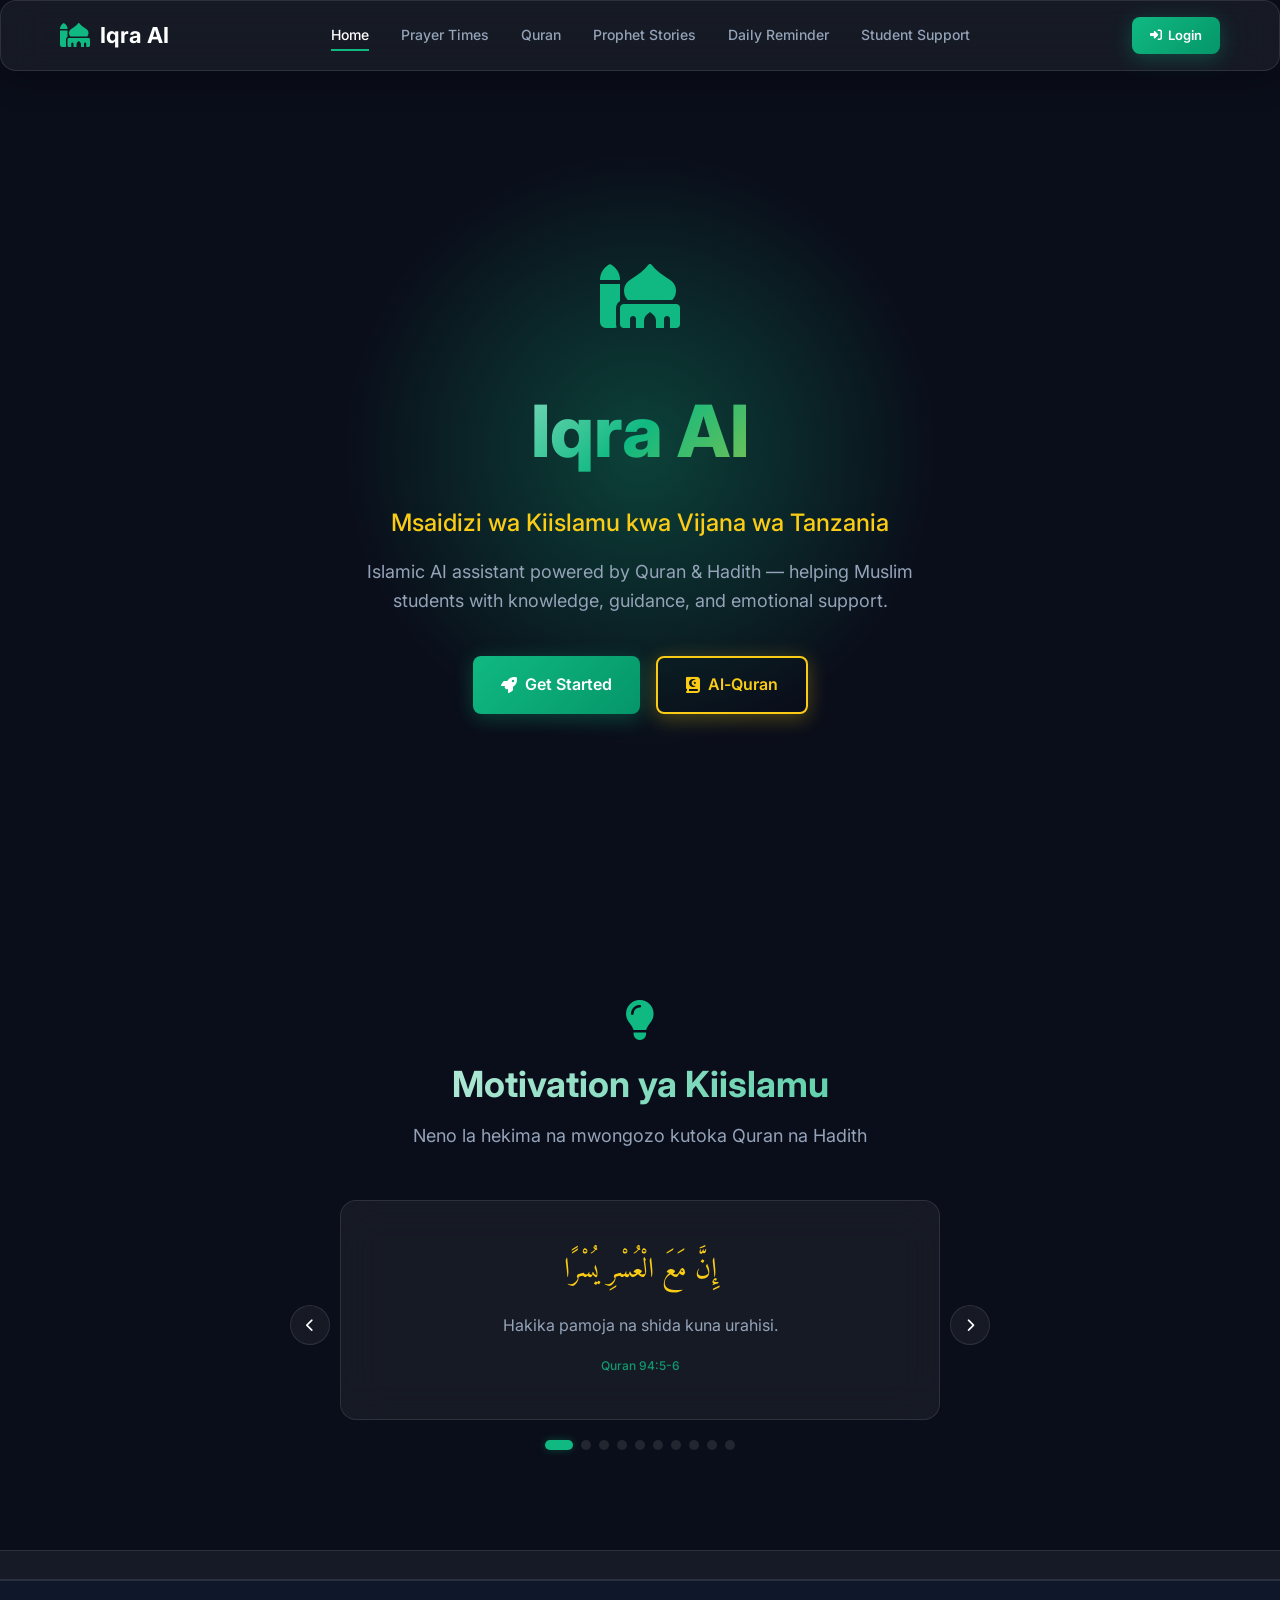
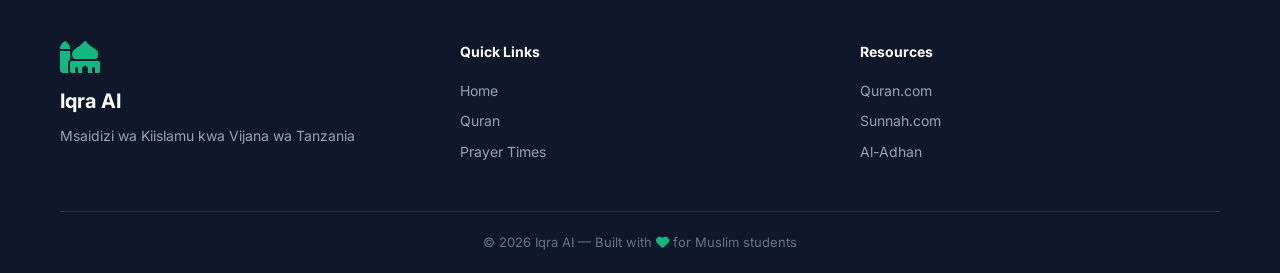
<file: index.html>
<!DOCTYPE html>
<html lang="en">
<head>
    <meta charset="UTF-8">
    <meta name="viewport" content="width=device-width, initial-scale=1.0">
    <title>Iqra AI — Home</title>
    <link rel="preconnect" href="https://fonts.googleapis.com">
    <link href="https://fonts.googleapis.com/css2?family=Amiri:wght@400;700&family=Inter:wght@300;400;500;600;700;800&display=swap" rel="stylesheet">
    <link rel="stylesheet" href="https://cdnjs.cloudflare.com/ajax/libs/font-awesome/6.5.0/css/all.min.css">
    <link rel="icon" href="data:image/svg+xml,<svg xmlns=%22http://www.w3.org/2000/svg%22 viewBox=%220 0 100 100%22><text y=%22.9em%22 font-size=%2290%22>🕌</text></svg>">
    <link rel="stylesheet" href="style.css">
</head>
<body data-page="home">

    <nav class="navbar glass" id="navbar">
        <div class="nav-container">
            <div class="nav-logo">
                <i class="fas fa-mosque nav-logo-img"></i>
                <span>Iqra AI</span>
            </div>
            <div class="nav-links" id="navLinks">
                <a href="index.html" class="active">Home</a>
                <a href="prayer.html">Prayer Times</a>
                <a href="quran.html">Quran</a>
                <a href="prophets.html">Prophet Stories</a>
                <a href="reminder.html">Daily Reminder</a>
                <a href="support.html">Student Support</a>
            </div>
            <div class="nav-actions">
                <a href="login.html" class="btn btn-primary nav-login-btn"><i class="fas fa-sign-in-alt"></i> Login</a>
                <button class="menu-toggle" id="menuToggle" aria-label="Toggle menu">
                    <i class="fas fa-bars"></i>
                </button>
            </div>
        </div>
    </nav>

    <section class="hero" id="hero">
        <div class="hero-glow"></div>
        <div class="hero-content">
            <div class="hero-icon">
                <i class="fas fa-mosque"></i>
            </div>
            <h1 class="hero-title">Iqra AI</h1>
            <p class="hero-subtitle">Msaidizi wa Kiislamu kwa Vijana wa Tanzania</p>
            <p class="hero-desc">Islamic AI assistant powered by Quran & Hadith — helping Muslim students with knowledge, guidance, and emotional support.</p>
            <div class="hero-buttons">
                <a href="login.html" class="btn btn-primary">
                    <i class="fas fa-rocket"></i> Get Started
                </a>
                <a href="quran.html" class="btn btn-secondary">
                    <i class="fas fa-book-quran"></i> Al-Quran
                </a>
            </div>
        </div>
    </section>

    <section class="motivation-section section" id="motivationSection">
        <div class="container">
            <div class="section-header">
                <i class="fas fa-lightbulb section-icon"></i>
                <h2>Motivation ya Kiislamu</h2>
                <p>Neno la hekima na mwongozo kutoka Quran na Hadith</p>
            </div>
            <div class="slide-container">
                <div class="slide-wrapper" id="slideWrapper"></div>
                <button class="slide-nav slide-prev" id="slidePrev" aria-label="Previous"><i class="fas fa-chevron-left"></i></button>
                <button class="slide-nav slide-next" id="slideNext" aria-label="Next"><i class="fas fa-chevron-right"></i></button>
                <div class="slide-dots" id="slideDots"></div>
            </div>
        </div>
    </section>

    <div class="surah-marquee-container" id="surahMarquee">
        <div class="surah-marquee-track" id="surahMarqueeTrack">
            <span class="surah-marquee-loading">Loading surahs...</span>
        </div>
    </div>

    <footer class="footer">
        <div class="container">
            <div class="footer-content">
                <div class="footer-brand">
                    <i class="fas fa-mosque"></i>
                    <h3>Iqra AI</h3>
                    <p>Msaidizi wa Kiislamu kwa Vijana wa Tanzania</p>
                </div>
                <div class="footer-links">
                    <h4>Quick Links</h4>
                    <a href="index.html">Home</a>
                    <a href="quran.html">Quran</a>
                    <a href="prayer.html">Prayer Times</a>
                </div>
                <div class="footer-links">
                    <h4>Resources</h4>
                    <a href="https://quran.com" target="_blank">Quran.com</a>
                    <a href="https://sunnah.com" target="_blank">Sunnah.com</a>
                    <a href="https://aladhan.com" target="_blank">Al-Adhan</a>
                </div>
            </div>
            <div class="footer-bottom">
                <p>&copy; 2026 Iqra AI — Built with <i class="fas fa-heart" style="color: #10b981;"></i> for Muslim students</p>
            </div>
        </div>
    </footer>

    <div class="toast" id="toast"></div>
    <script src="script.js"></script>
</body>
</html>
</file>
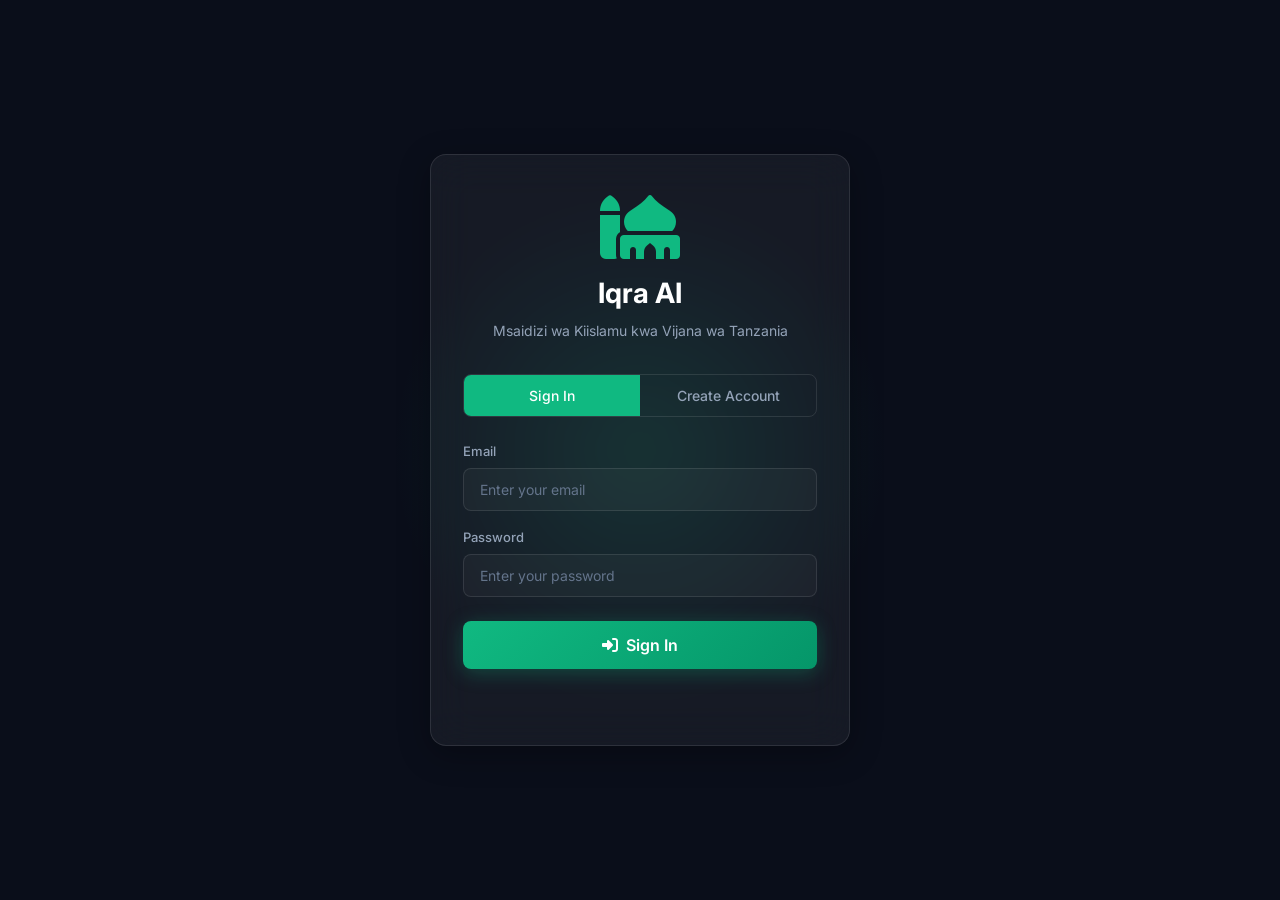
<file: login.html>
<!DOCTYPE html>
<html lang="en">
<head>
    <meta charset="UTF-8">
    <meta name="viewport" content="width=device-width, initial-scale=1.0">
    <title>Iqra AI — Login</title>
    <link rel="preconnect" href="https://fonts.googleapis.com">
    <link href="https://fonts.googleapis.com/css2?family=Inter:wght@300;400;500;600;700;800&display=swap" rel="stylesheet">
    <link rel="stylesheet" href="https://cdnjs.cloudflare.com/ajax/libs/font-awesome/6.5.0/css/all.min.css">
    <link rel="icon" href="data:image/svg+xml,<svg xmlns=%22http://www.w3.org/2000/svg%22 viewBox=%220 0 100 100%22><text y=%22.9em%22 font-size=%2290%22>🕌</text></svg>">
    <link rel="stylesheet" href="style.css">
</head>
<body data-page="login">

    <div class="auth-page">
        <div class="auth-glow"></div>
        <div class="auth-container glass" id="authContainer">
            <div class="auth-header">
                <i class="fas fa-mosque auth-logo"></i>
                <h1>Iqra AI</h1>
                <p>Msaidizi wa Kiislamu kwa Vijana wa Tanzania</p>
            </div>

            <div class="auth-tabs">
                <button class="auth-tab active" id="loginTab">Sign In</button>
                <button class="auth-tab" id="signupTab">Create Account</button>
            </div>

            <form id="loginForm" class="auth-form active">
                <div class="form-group">
                    <label for="loginEmail">Email</label>
                    <input type="email" id="loginEmail" class="form-input" placeholder="Enter your email" required>
                </div>
                <div class="form-group">
                    <label for="loginPassword">Password</label>
                    <input type="password" id="loginPassword" class="form-input" placeholder="Enter your password" required>
                </div>
                <button type="submit" class="btn btn-primary auth-btn">
                    <i class="fas fa-sign-in-alt"></i> Sign In
                </button>
                <p class="auth-error" id="loginError"></p>
            </form>

            <form id="signupForm" class="auth-form">
                <div class="form-group">
                    <label for="signupUsername">Username</label>
                    <input type="text" id="signupUsername" class="form-input" placeholder="Choose a username" required>
                </div>
                <div class="form-group">
                    <label for="signupEmail">Email</label>
                    <input type="email" id="signupEmail" class="form-input" placeholder="Enter your email" required>
                </div>
                <div class="form-group">
                    <label for="signupPassword">Password</label>
                    <input type="password" id="signupPassword" class="form-input" placeholder="Create a password (min 4 chars)" required>
                </div>
                <button type="submit" class="btn btn-primary auth-btn">
                    <i class="fas fa-user-plus"></i> Create Account
                </button>
                <p class="auth-error" id="signupError"></p>
            </form>
        </div>
    </div>

    <div class="toast" id="toast"></div>
    <script src="script.js"></script>
</body>
</html>
</file>
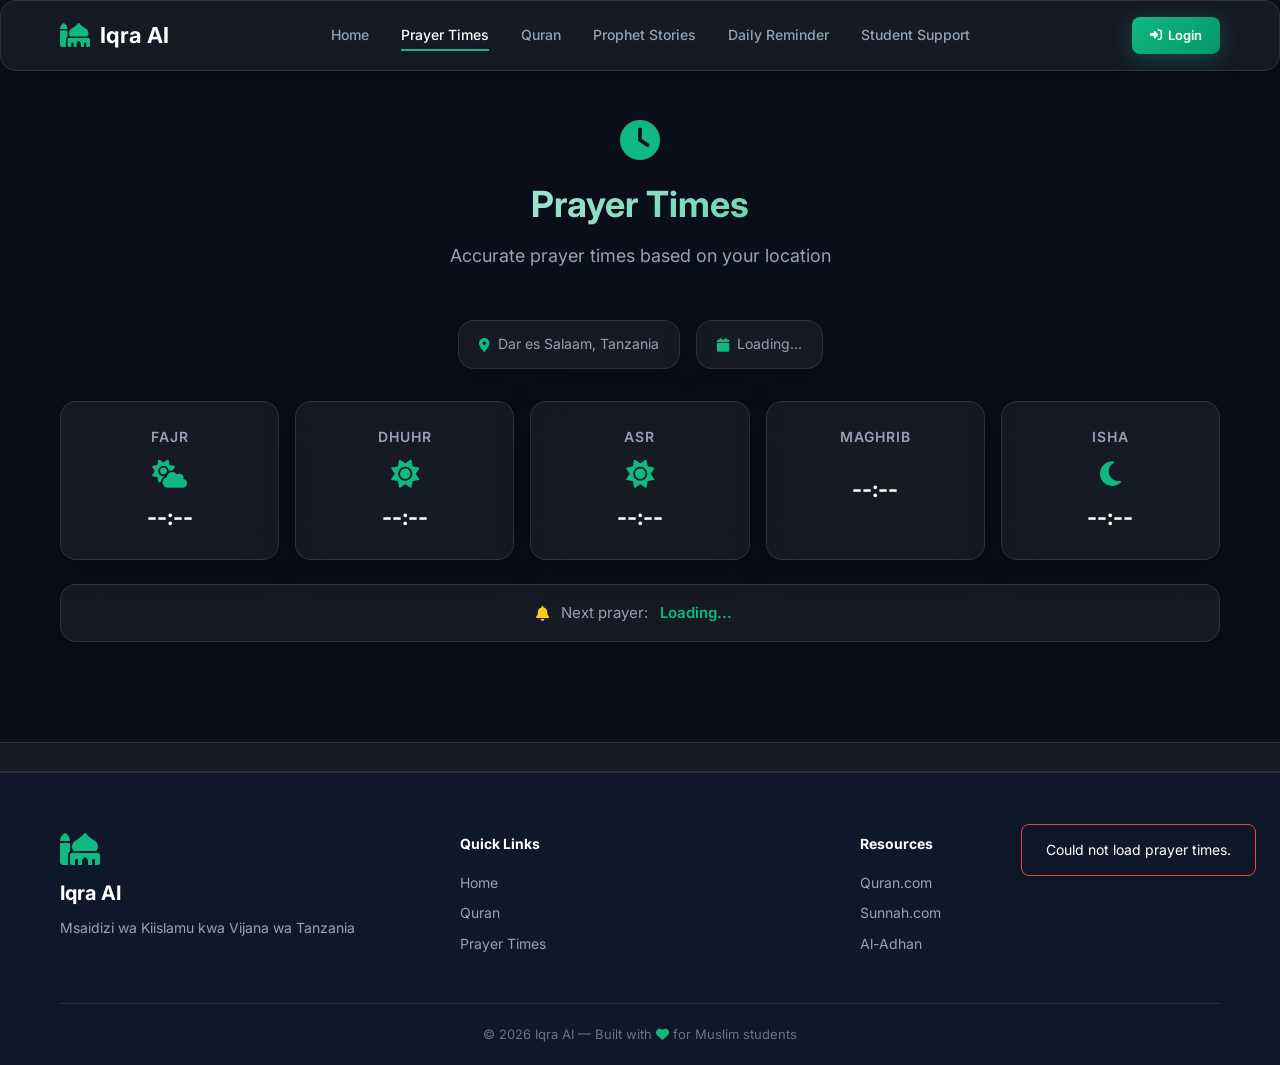
<file: prayer.html>
<!DOCTYPE html>
<html lang="en">
<head>
    <meta charset="UTF-8">
    <meta name="viewport" content="width=device-width, initial-scale=1.0">
    <title>Iqra AI — Prayer Times</title>
    <link rel="preconnect" href="https://fonts.googleapis.com">
    <link href="https://fonts.googleapis.com/css2?family=Amiri:wght@400;700&family=Inter:wght@300;400;500;600;700;800&display=swap" rel="stylesheet">
    <link rel="stylesheet" href="https://cdnjs.cloudflare.com/ajax/libs/font-awesome/6.5.0/css/all.min.css">
    <link rel="icon" href="data:image/svg+xml,<svg xmlns=%22http://www.w3.org/2000/svg%22 viewBox=%220 0 100 100%22><text y=%22.9em%22 font-size=%2290%22>🕌</text></svg>">
    <link rel="stylesheet" href="style.css">
</head>
<body data-page="prayer">

    <nav class="navbar glass" id="navbar">
        <div class="nav-container">
            <div class="nav-logo">
                <i class="fas fa-mosque"></i>
                <span>Iqra AI</span>
            </div>
            <div class="nav-links" id="navLinks">
                <a href="index.html">Home</a>
                <a href="prayer.html" class="active">Prayer Times</a>
                <a href="quran.html">Quran</a>
                <a href="prophets.html">Prophet Stories</a>
                <a href="reminder.html">Daily Reminder</a>
                <a href="support.html">Student Support</a>
            </div>
            <div class="nav-actions">
                <a href="login.html" class="btn btn-primary nav-login-btn"><i class="fas fa-sign-in-alt"></i> Login</a>
                <button class="menu-toggle" id="menuToggle" aria-label="Toggle menu">
                    <i class="fas fa-bars"></i>
                </button>
            </div>
        </div>
    </nav>

    <section class="section page-section" id="prayer">
        <div class="container">
            <div class="section-header">
                <i class="fas fa-clock section-icon"></i>
                <h2>Prayer Times</h2>
                <p>Accurate prayer times based on your location</p>
            </div>
            <div class="prayer-controls">
                <div class="prayer-location glass">
                    <i class="fas fa-location-dot"></i>
                    <span id="prayerLocation">Detecting location...</span>
                </div>
                <div class="prayer-date glass">
                    <i class="fas fa-calendar"></i>
                    <span id="hijriDate">Loading...</span>
                </div>
            </div>
            <div class="prayer-grid" id="prayerGrid">
                <div class="prayer-card glass">
                    <span class="prayer-name">Fajr</span>
                    <i class="fas fa-cloud-sun prayer-icon"></i>
                    <span class="prayer-time" id="fajrTime">--:--</span>
                </div>
                <div class="prayer-card glass">
                    <span class="prayer-name">Dhuhr</span>
                    <i class="fas fa-sun prayer-icon"></i>
                    <span class="prayer-time" id="dhuhrTime">--:--</span>
                </div>
                <div class="prayer-card glass">
                    <span class="prayer-name">Asr</span>
                    <i class="fas fa-sun prayer-icon"></i>
                    <span class="prayer-time" id="asrTime">--:--</span>
                </div>
                <div class="prayer-card glass">
                    <span class="prayer-name">Maghrib</span>
                    <i class="fas fa-sunset prayer-icon"></i>
                    <span class="prayer-time" id="maghribTime">--:--</span>
                </div>
                <div class="prayer-card glass">
                    <span class="prayer-name">Isha</span>
                    <i class="fas fa-moon prayer-icon"></i>
                    <span class="prayer-time" id="ishaTime">--:--</span>
                </div>
            </div>
            <div class="next-prayer glass" id="nextPrayer">
                <i class="fas fa-bell"></i>
                <span>Next prayer: </span>
                <span id="nextPrayerName">Loading...</span>
                <span id="nextPrayerCountdown"></span>
            </div>
        </div>
    </section>

    <div class="surah-marquee-container">
        <div class="surah-marquee-track" id="surahMarqueeTrack">
            <span class="surah-marquee-loading">Loading surahs...</span>
        </div>
    </div>

    <footer class="footer">
        <div class="container">
            <div class="footer-content">
                <div class="footer-brand">
                    <i class="fas fa-mosque"></i>
                    <h3>Iqra AI</h3>
                    <p>Msaidizi wa Kiislamu kwa Vijana wa Tanzania</p>
                </div>
                <div class="footer-links">
                    <h4>Quick Links</h4>
                    <a href="index.html">Home</a>
                    <a href="quran.html">Quran</a>
                    <a href="prayer.html">Prayer Times</a>
                </div>
                <div class="footer-links">
                    <h4>Resources</h4>
                    <a href="https://quran.com" target="_blank">Quran.com</a>
                    <a href="https://sunnah.com" target="_blank">Sunnah.com</a>
                    <a href="https://aladhan.com" target="_blank">Al-Adhan</a>
                </div>
            </div>
            <div class="footer-bottom">
                <p>&copy; 2026 Iqra AI — Built with <i class="fas fa-heart" style="color: #10b981;"></i> for Muslim students</p>
            </div>
        </div>
    </footer>

    <div class="toast" id="toast"></div>
    <script src="script.js"></script>
</body>
</html>
</file>
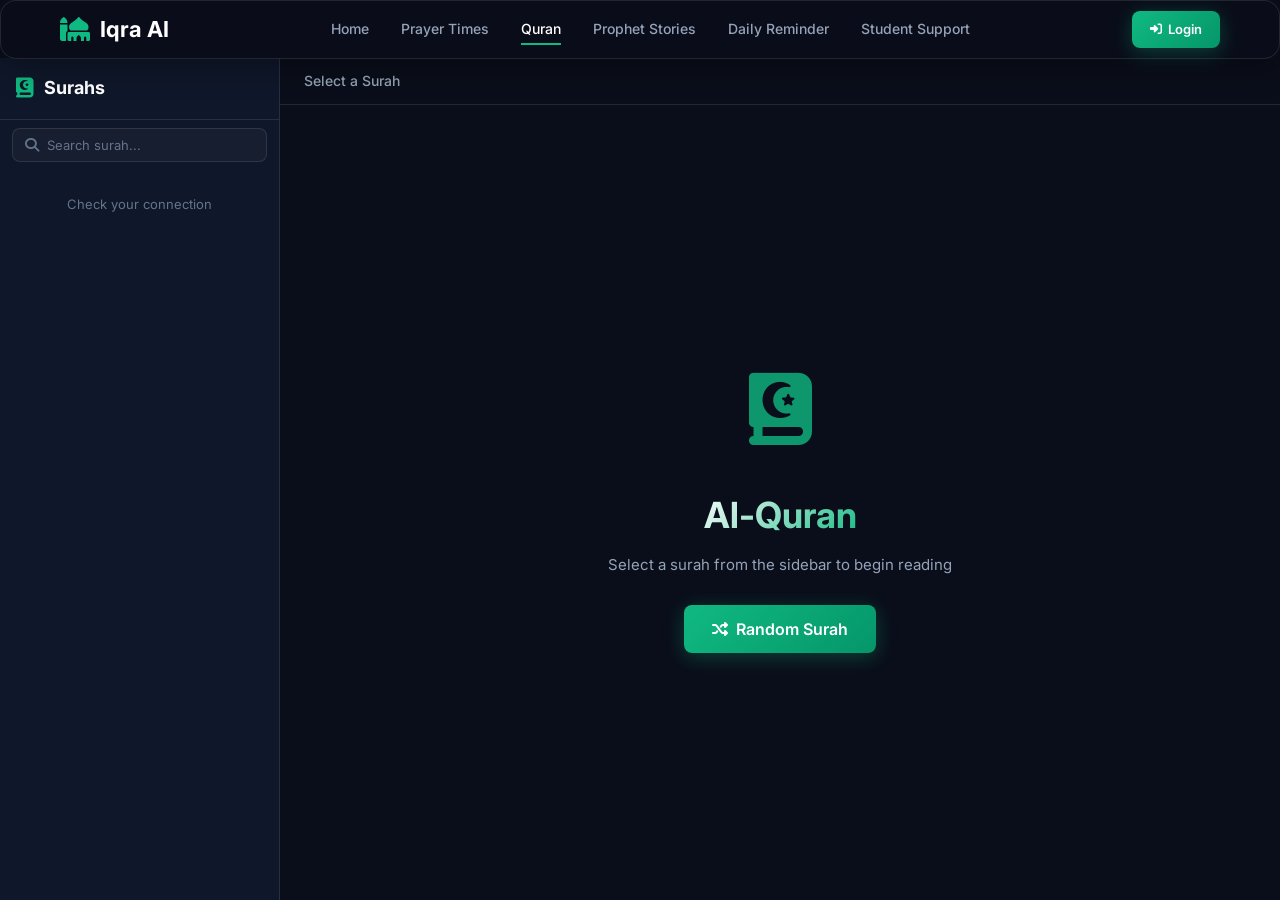
<file: quran.html>
<!DOCTYPE html>
<html lang="en">
<head>
    <meta charset="UTF-8">
    <meta name="viewport" content="width=device-width, initial-scale=1.0">
    <title>Iqra AI — Quran</title>
    <link rel="preconnect" href="https://fonts.googleapis.com">
    <link href="https://fonts.googleapis.com/css2?family=Amiri:wght@400;700&family=Inter:wght@300;400;500;600;700;800&display=swap" rel="stylesheet">
    <link rel="stylesheet" href="https://cdnjs.cloudflare.com/ajax/libs/font-awesome/6.5.0/css/all.min.css">
    <link rel="dns-prefetch" href="https://cdn.islamic.app">
    <link rel="dns-prefetch" href="https://api.alquran.cloud">
    <link rel="icon" href="data:image/svg+xml,<svg xmlns=%22http://www.w3.org/2000/svg%22 viewBox=%220 0 100 100%22><text y=%22.9em%22 font-size=%2290%22>🕌</text></svg>">
    <link rel="stylesheet" href="style.css">
</head>
<body data-page="quran">

    <nav class="navbar glass" id="navbar">
        <div class="nav-container">
            <div class="nav-logo">
                <i class="fas fa-mosque"></i>
                <span>Iqra AI</span>
            </div>
            <div class="nav-links" id="navLinks">
                <a href="index.html">Home</a>
                <a href="prayer.html">Prayer Times</a>
                <a href="quran.html" class="active">Quran</a>
                <a href="prophets.html">Prophet Stories</a>
                <a href="reminder.html">Daily Reminder</a>
                <a href="support.html">Student Support</a>
            </div>
            <div class="nav-actions">
                <a href="login.html" class="btn btn-primary nav-login-btn"><i class="fas fa-sign-in-alt"></i> Login</a>
                <button class="menu-toggle" id="menuToggle" aria-label="Toggle menu">
                    <i class="fas fa-bars"></i>
                </button>
            </div>
        </div>
    </nav>

    <div class="quran-layout">
        <aside class="quran-sidebar" id="quranSidebar">
            <div class="quran-sidebar-header">
                <i class="fas fa-book-quran"></i>
                <span>Surahs</span>
                <button class="quran-sidebar-close" id="quranSidebarClose"><i class="fas fa-times"></i></button>
            </div>
            <div class="quran-sidebar-search">
                <i class="fas fa-search"></i>
                <input type="text" id="surahSearch" placeholder="Search surah..." autocomplete="off">
            </div>
            <div class="surah-list" id="surahList">
                <div class="surah-loading"><i class="fas fa-spinner fa-spin"></i> Loading surahs...</div>
            </div>
        </aside>

        <main class="quran-main">
            <div class="quran-topbar">
                <button class="quran-sidebar-toggle" id="quranSidebarToggle">
                    <i class="fas fa-bars"></i>
                </button>
                <span id="quranTopbarTitle">Select a Surah</span>
            </div>

            <div class="quran-reader" id="quranReader">
                <div class="quran-welcome">
                    <div class="welcome-icon"><i class="fas fa-book-quran"></i></div>
                    <h2>Al-Quran</h2>
                    <p>Select a surah from the sidebar to begin reading</p>
                    <button class="btn btn-primary" id="randomSurahBtn">
                        <i class="fas fa-shuffle"></i> Random Surah
                    </button>
                </div>
            </div>
        </main>
    </div>

    <div class="toast" id="toast"></div>
    <script src="script.js"></script>
</body>
</html>
</file>
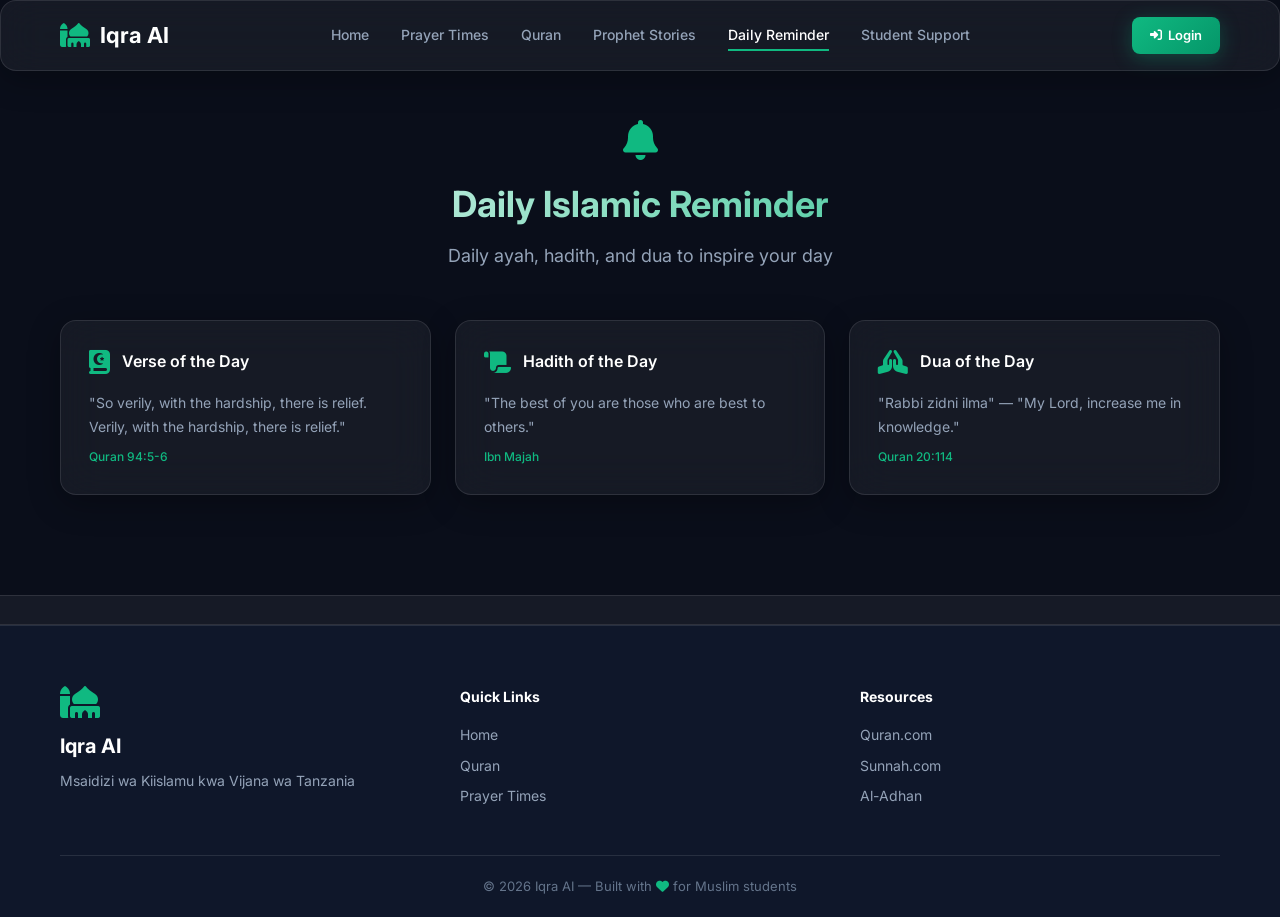
<file: reminder.html>
<!DOCTYPE html>
<html lang="en">
<head>
    <meta charset="UTF-8">
    <meta name="viewport" content="width=device-width, initial-scale=1.0">
    <title>Iqra AI — Daily Reminder</title>
    <link rel="preconnect" href="https://fonts.googleapis.com">
    <link href="https://fonts.googleapis.com/css2?family=Amiri:wght@400;700&family=Inter:wght@300;400;500;600;700;800&display=swap" rel="stylesheet">
    <link rel="stylesheet" href="https://cdnjs.cloudflare.com/ajax/libs/font-awesome/6.5.0/css/all.min.css">
    <link rel="icon" href="data:image/svg+xml,<svg xmlns=%22http://www.w3.org/2000/svg%22 viewBox=%220 0 100 100%22><text y=%22.9em%22 font-size=%2290%22>🕌</text></svg>">
    <link rel="stylesheet" href="style.css">
</head>
<body data-page="reminder">

    <nav class="navbar glass" id="navbar">
        <div class="nav-container">
            <div class="nav-logo">
                <i class="fas fa-mosque"></i>
                <span>Iqra AI</span>
            </div>
            <div class="nav-links" id="navLinks">
                <a href="index.html">Home</a>
                <a href="prayer.html">Prayer Times</a>
                <a href="quran.html">Quran</a>
                <a href="prophets.html">Prophet Stories</a>
                <a href="reminder.html" class="active">Daily Reminder</a>
                <a href="support.html">Student Support</a>
            </div>
            <div class="nav-actions">
                <a href="login.html" class="btn btn-primary nav-login-btn"><i class="fas fa-sign-in-alt"></i> Login</a>
                <button class="menu-toggle" id="menuToggle" aria-label="Toggle menu">
                    <i class="fas fa-bars"></i>
                </button>
            </div>
        </div>
    </nav>

    <section class="section page-section" id="reminder">
        <div class="container">
            <div class="section-header">
                <i class="fas fa-bell section-icon"></i>
                <h2>Daily Islamic Reminder</h2>
                <p>Daily ayah, hadith, and dua to inspire your day</p>
            </div>
            <div class="reminder-grid">
                <div class="reminder-card glass" id="dailyAyah">
                    <div class="reminder-header">
                        <i class="fas fa-book-quran"></i>
                        <h3>Verse of the Day</h3>
                    </div>
                    <div class="reminder-body">
                        <p class="reminder-text" id="ayahText">Loading...</p>
                        <p class="reminder-ref" id="ayahRef"></p>
                    </div>
                </div>
                <div class="reminder-card glass" id="dailyHadith">
                    <div class="reminder-header">
                        <i class="fas fa-scroll"></i>
                        <h3>Hadith of the Day</h3>
                    </div>
                    <div class="reminder-body">
                        <p class="reminder-text" id="hadithText">Loading...</p>
                        <p class="reminder-ref" id="hadithRef"></p>
                    </div>
                </div>
                <div class="reminder-card glass" id="dailyDua">
                    <div class="reminder-header">
                        <i class="fas fa-hands-praying"></i>
                        <h3>Dua of the Day</h3>
                    </div>
                    <div class="reminder-body">
                        <p class="reminder-text" id="duaText">Loading...</p>
                        <p class="reminder-ref" id="duaRef"></p>
                    </div>
                </div>
            </div>
        </div>
    </section>

    <div class="surah-marquee-container">
        <div class="surah-marquee-track" id="surahMarqueeTrack">
            <span class="surah-marquee-loading">Loading surahs...</span>
        </div>
    </div>

    <footer class="footer">
        <div class="container">
            <div class="footer-content">
                <div class="footer-brand">
                    <i class="fas fa-mosque"></i>
                    <h3>Iqra AI</h3>
                    <p>Msaidizi wa Kiislamu kwa Vijana wa Tanzania</p>
                </div>
                <div class="footer-links">
                    <h4>Quick Links</h4>
                    <a href="index.html">Home</a>
                    <a href="quran.html">Quran</a>
                    <a href="prayer.html">Prayer Times</a>
                </div>
                <div class="footer-links">
                    <h4>Resources</h4>
                    <a href="https://quran.com" target="_blank">Quran.com</a>
                    <a href="https://sunnah.com" target="_blank">Sunnah.com</a>
                    <a href="https://aladhan.com" target="_blank">Al-Adhan</a>
                </div>
            </div>
            <div class="footer-bottom">
                <p>&copy; 2026 Iqra AI — Built with <i class="fas fa-heart" style="color: #10b981;"></i> for Muslim students</p>
            </div>
        </div>
    </footer>

    <div class="toast" id="toast"></div>
    <script src="script.js"></script>
</body>
</html>
</file>
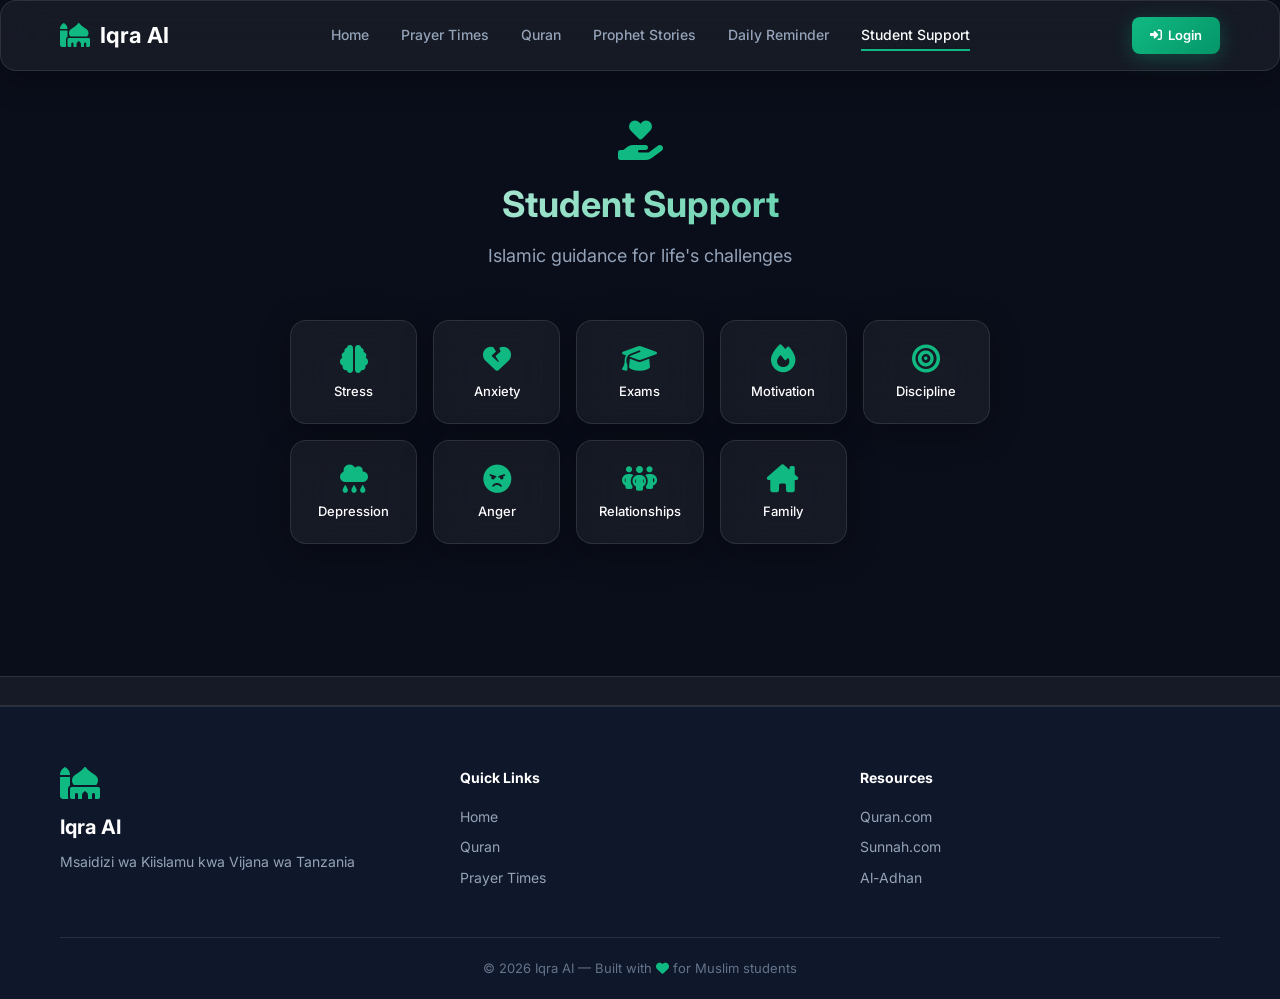
<file: support.html>
<!DOCTYPE html>
<html lang="en">
<head>
    <meta charset="UTF-8">
    <meta name="viewport" content="width=device-width, initial-scale=1.0">
    <title>Iqra AI — Student Support</title>
    <link rel="preconnect" href="https://fonts.googleapis.com">
    <link href="https://fonts.googleapis.com/css2?family=Amiri:wght@400;700&family=Inter:wght@300;400;500;600;700;800&display=swap" rel="stylesheet">
    <link rel="stylesheet" href="https://cdnjs.cloudflare.com/ajax/libs/font-awesome/6.5.0/css/all.min.css">
    <link rel="icon" href="data:image/svg+xml,<svg xmlns=%22http://www.w3.org/2000/svg%22 viewBox=%220 0 100 100%22><text y=%22.9em%22 font-size=%2290%22>🕌</text></svg>">
    <link rel="stylesheet" href="style.css">
</head>
<body data-page="support">

    <nav class="navbar glass" id="navbar">
        <div class="nav-container">
            <div class="nav-logo">
                <i class="fas fa-mosque"></i>
                <span>Iqra AI</span>
            </div>
            <div class="nav-links" id="navLinks">
                <a href="index.html">Home</a>
                <a href="prayer.html">Prayer Times</a>
                <a href="quran.html">Quran</a>
                <a href="prophets.html">Prophet Stories</a>
                <a href="reminder.html">Daily Reminder</a>
                <a href="support.html" class="active">Student Support</a>
            </div>
            <div class="nav-actions">
                <a href="login.html" class="btn btn-primary nav-login-btn"><i class="fas fa-sign-in-alt"></i> Login</a>
                <button class="menu-toggle" id="menuToggle" aria-label="Toggle menu">
                    <i class="fas fa-bars"></i>
                </button>
            </div>
        </div>
    </nav>

    <section class="section page-section" id="support">
        <div class="container">
            <div class="section-header">
                <i class="fas fa-hand-holding-heart section-icon"></i>
                <h2>Student Support</h2>
                <p>Islamic guidance for life's challenges</p>
            </div>
            <div class="support-grid">
                <button class="support-card glass" data-topic="stress">
                    <i class="fas fa-brain"></i>
                    <span>Stress</span>
                </button>
                <button class="support-card glass" data-topic="anxiety">
                    <i class="fas fa-heart-crack"></i>
                    <span>Anxiety</span>
                </button>
                <button class="support-card glass" data-topic="exams">
                    <i class="fas fa-graduation-cap"></i>
                    <span>Exams</span>
                </button>
                <button class="support-card glass" data-topic="motivation">
                    <i class="fas fa-fire"></i>
                    <span>Motivation</span>
                </button>
                <button class="support-card glass" data-topic="discipline">
                    <i class="fas fa-bullseye"></i>
                    <span>Discipline</span>
                </button>
                <button class="support-card glass" data-topic="depression">
                    <i class="fas fa-cloud-rain"></i>
                    <span>Depression</span>
                </button>
                <button class="support-card glass" data-topic="anger">
                    <i class="fas fa-face-angry"></i>
                    <span>Anger</span>
                </button>
                <button class="support-card glass" data-topic="relationships">
                    <i class="fas fa-people-group"></i>
                    <span>Relationships</span>
                </button>
                <button class="support-card glass" data-topic="family">
                    <i class="fas fa-house-chimney"></i>
                    <span>Family</span>
                </button>
            </div>
            <div class="support-response glass" id="supportResponse" style="display:none;">
                <div class="response-header">
                    <i class="fas fa-mosque"></i>
                    <span>Islamic Guidance</span>
                    <button class="response-close" id="supportClose"><i class="fas fa-times"></i></button>
                </div>
                <div class="response-body" id="supportBody"></div>
            </div>
        </div>
    </section>

    <div class="surah-marquee-container">
        <div class="surah-marquee-track" id="surahMarqueeTrack">
            <span class="surah-marquee-loading">Loading surahs...</span>
        </div>
    </div>

    <footer class="footer">
        <div class="container">
            <div class="footer-content">
                <div class="footer-brand">
                    <i class="fas fa-mosque"></i>
                    <h3>Iqra AI</h3>
                    <p>Msaidizi wa Kiislamu kwa Vijana wa Tanzania</p>
                </div>
                <div class="footer-links">
                    <h4>Quick Links</h4>
                    <a href="index.html">Home</a>
                    <a href="quran.html">Quran</a>
                    <a href="prayer.html">Prayer Times</a>
                </div>
                <div class="footer-links">
                    <h4>Resources</h4>
                    <a href="https://quran.com" target="_blank">Quran.com</a>
                    <a href="https://sunnah.com" target="_blank">Sunnah.com</a>
                    <a href="https://aladhan.com" target="_blank">Al-Adhan</a>
                </div>
            </div>
            <div class="footer-bottom">
                <p>&copy; 2026 Iqra AI — Built with <i class="fas fa-heart" style="color: #10b981;"></i> for Muslim students</p>
            </div>
        </div>
    </footer>

    <div class="toast" id="toast"></div>
    <script src="script.js"></script>
</body>
</html>
</file>
<file: style.css>
:root {
    --bg-primary: #0a0e1a;
    --bg-secondary: #0f172a;
    --bg-card: rgba(15, 23, 42, 0.6);
    --glass-bg: rgba(255, 255, 255, 0.05);
    --glass-border: rgba(255, 255, 255, 0.1);
    --glass-shadow: rgba(0, 0, 0, 0.3);
    --primary: #10b981;
    --primary-hover: #059669;
    --primary-glow: rgba(16, 185, 129, 0.3);
    --accent: #facc15;
    --accent-hover: #eab308;
    --accent-glow: rgba(250, 204, 21, 0.3);
    --text-primary: #ffffff;
    --text-secondary: #94a3b8;
    --text-muted: #64748b;
    --chat-user-bg: #10b981;
    --chat-ai-bg: rgba(255, 255, 255, 0.05);
    --danger: #ef4444;
    --radius: 16px;
    --radius-sm: 8px;
    --radius-lg: 24px;
    --shadow: 0 8px 32px rgba(0, 0, 0, 0.3);
    --transition: 0.3s cubic-bezier(0.4, 0, 0.2, 1);
}

* {
    margin: 0;
    padding: 0;
    box-sizing: border-box;
}

html {
    scroll-behavior: smooth;
}

body {
    font-family: 'Inter', -apple-system, BlinkMacSystemFont, sans-serif;
    background: var(--bg-primary);
    color: var(--text-primary);
    line-height: 1.6;
    overflow-x: hidden;
}

::selection {
    background: var(--primary);
    color: #fff;
}

::-webkit-scrollbar {
    width: 8px;
}

::-webkit-scrollbar-track {
    background: var(--bg-primary);
}

::-webkit-scrollbar-thumb {
    background: var(--primary);
    border-radius: 4px;
}

.container {
    max-width: 1200px;
    margin: 0 auto;
    padding: 0 20px;
}

.glass {
    background: var(--glass-bg);
    backdrop-filter: blur(20px);
    -webkit-backdrop-filter: blur(20px);
    border: 1px solid var(--glass-border);
    border-radius: var(--radius);
    box-shadow: var(--shadow);
}

.section {
    padding: 100px 0;
    position: relative;
}

.page-section {
    padding-top: 120px;
}

.section-header {
    text-align: center;
    margin-bottom: 50px;
}

.section-icon {
    font-size: 40px;
    color: var(--primary);
    margin-bottom: 16px;
    display: block;
}

.section-header h2 {
    font-size: 36px;
    font-weight: 700;
    background: linear-gradient(135deg, #fff 0%, var(--primary) 100%);
    -webkit-background-clip: text;
    -webkit-text-fill-color: transparent;
    background-clip: text;
}

.section-header p {
    color: var(--text-secondary);
    font-size: 18px;
    margin-top: 8px;
}

.btn {
    display: inline-flex;
    align-items: center;
    gap: 8px;
    padding: 14px 28px;
    border-radius: var(--radius-sm);
    font-size: 16px;
    font-weight: 600;
    text-decoration: none;
    cursor: pointer;
    border: none;
    transition: var(--transition);
    font-family: inherit;
}

.btn-primary {
    background: linear-gradient(135deg, var(--primary), var(--primary-hover));
    color: #fff;
    box-shadow: 0 4px 20px var(--primary-glow);
}

.btn-primary:hover {
    transform: translateY(-2px);
    box-shadow: 0 8px 30px var(--primary-glow);
}

.btn-secondary {
    background: transparent;
    color: var(--accent);
    border: 2px solid var(--accent);
    box-shadow: 0 4px 20px var(--accent-glow);
}

.btn-secondary:hover {
    background: var(--accent);
    color: #000;
    transform: translateY(-2px);
}

.navbar {
    position: fixed;
    top: 0;
    left: 0;
    right: 0;
    z-index: 1000;
    padding: 16px 0;
    transition: var(--transition);
}

.navbar.scrolled {
    background: rgba(10, 14, 26, 0.9);
    backdrop-filter: blur(20px);
    border-bottom: 1px solid var(--glass-border);
    padding: 10px 0;
}

.nav-container {
    max-width: 1200px;
    margin: 0 auto;
    padding: 0 20px;
    display: flex;
    align-items: center;
    justify-content: space-between;
}

.nav-logo {
    display: flex;
    align-items: center;
    gap: 10px;
    font-size: 22px;
    font-weight: 700;
}

.nav-logo-img {
    font-size: 24px;
    color: var(--primary);
}

.nav-logo i {
    color: var(--primary);
    font-size: 24px;
}

.nav-links {
    display: flex;
    gap: 32px;
}

.nav-links a {
    color: var(--text-secondary);
    text-decoration: none;
    font-size: 14px;
    font-weight: 500;
    transition: var(--transition);
    position: relative;
}

.nav-links a::after {
    content: '';
    position: absolute;
    bottom: -4px;
    left: 0;
    width: 0;
    height: 2px;
    background: var(--primary);
    transition: var(--transition);
}

.nav-links a:hover,
.nav-links a.active {
    color: var(--text-primary);
}

.nav-links a:hover::after,
.nav-links a.active::after {
    width: 100%;
}

.nav-actions {
    display: flex;
    align-items: center;
    gap: 12px;
}

.theme-toggle,
.menu-toggle {
    background: var(--glass-bg);
    border: 1px solid var(--glass-border);
    color: var(--text-primary);
    width: 40px;
    height: 40px;
    border-radius: 50%;
    cursor: pointer;
    display: flex;
    align-items: center;
    justify-content: center;
    transition: var(--transition);
}

.theme-toggle:hover,
.menu-toggle:hover {
    background: var(--primary);
    border-color: var(--primary);
}

.nav-login-btn {
    padding: 8px 18px;
    font-size: 13px;
    gap: 6px;
}

.nav-login-btn i {
    font-size: 12px;
}

.menu-toggle {
    display: none;
}

.hero {
    min-height: 100vh;
    display: flex;
    align-items: center;
    justify-content: center;
    position: relative;
    overflow: hidden;
    padding: 120px 20px 60px;
}

.hero-glow {
    position: absolute;
    width: 600px;
    height: 600px;
    background: radial-gradient(circle, var(--primary-glow) 0%, transparent 70%);
    top: 50%;
    left: 50%;
    transform: translate(-50%, -50%);
    animation: glowPulse 4s ease-in-out infinite;
    pointer-events: none;
}

@keyframes glowPulse {
    0%, 100% { opacity: 0.5; transform: translate(-50%, -50%) scale(1); }
    50% { opacity: 1; transform: translate(-50%, -50%) scale(1.2); }
}

.hero-content {
    text-align: center;
    position: relative;
    z-index: 1;
    max-width: 800px;
}

.hero-icon {
    font-size: 64px;
    color: var(--primary);
    margin-bottom: 24px;
    animation: float 3s ease-in-out infinite;
}

@keyframes float {
    0%, 100% { transform: translateY(0); }
    50% { transform: translateY(-10px); }
}

.hero-title {
    font-size: 72px;
    font-weight: 800;
    background: linear-gradient(135deg, #fff 0%, var(--primary) 50%, var(--accent) 100%);
    -webkit-background-clip: text;
    -webkit-text-fill-color: transparent;
    background-clip: text;
    margin-bottom: 16px;
}

.hero-subtitle {
    font-size: 24px;
    color: var(--accent);
    font-weight: 500;
    margin-bottom: 16px;
}

.hero-desc {
    font-size: 18px;
    color: var(--text-secondary);
    margin-bottom: 40px;
    max-width: 600px;
    margin-left: auto;
    margin-right: auto;
}

.hero-buttons {
    display: flex;
    gap: 16px;
    justify-content: center;
    flex-wrap: wrap;
}

.hero-particles {
    position: absolute;
    top: 0;
    left: 0;
    width: 100%;
    height: 100%;
    pointer-events: none;
    overflow: hidden;
}

.surah-marquee-container {
    width: 100%;
    overflow: hidden;
    background: var(--glass-bg);
    border-top: 1px solid var(--glass-border);
    border-bottom: 1px solid var(--glass-border);
    padding: 14px 0;
    position: relative;
}

.surah-marquee-track {
    display: flex;
    gap: 48px;
    white-space: nowrap;
    animation: marqueeScroll 400s linear infinite;
    width: max-content;
}

.surah-marquee-item {
    display: inline-flex;
    align-items: center;
    gap: 8px;
    font-size: 14px;
    color: var(--text-secondary);
}

.surah-marquee-item .s-m-number {
    display: inline-flex;
    align-items: center;
    justify-content: center;
    width: 26px;
    height: 26px;
    border-radius: 50%;
    background: rgba(16, 185, 129, 0.15);
    color: var(--primary);
    font-size: 10px;
    font-weight: 700;
    flex-shrink: 0;
}

.surah-marquee-item .s-m-name-ar {
    font-family: 'Amiri', serif;
    font-size: 16px;
    color: var(--accent);
}

.surah-marquee-item .s-m-name-en {
    color: var(--text-primary);
    font-weight: 500;
}

.surah-marquee-item .s-m-ayahs {
    color: var(--text-muted);
    font-size: 12px;
}

.surah-marquee-item .s-m-sep {
    color: var(--text-muted);
    font-size: 16px;
    opacity: 0.3;
    margin-left: 4px;
}

.surah-marquee-loading {
    color: var(--text-muted);
    font-size: 14px;
    padding: 0 20px;
}

@keyframes marqueeScroll {
    0% { transform: translateX(0); }
    100% { transform: translateX(-50%); }
}

.chat-container {
    max-width: 700px;
    margin: 0 auto;
    overflow: hidden;
    display: flex;
    flex-direction: column;
    height: 600px;
}

.chat-full {
    padding: 0 !important;
    height: calc(100vh - 58px);
    margin-top: 58px;
    display: flex;
    flex-direction: column;
}

.chat-fullscreen {
    max-width: 100% !important;
    height: 100% !important;
    border-radius: 0;
    border: none;
    box-shadow: none;
    background: var(--bg-primary);
    flex: 1;
    display: flex;
    flex-direction: column;
}

.chat-fullscreen .chat-header {
    max-width: 700px;
    width: 100%;
    margin: 0 auto;
    border-bottom: 1px solid var(--glass-border);
    padding: 16px 20px;
}

.chat-fullscreen .chat-messages {
    max-width: 700px;
    width: 100%;
    margin: 0 auto;
    padding: 20px;
}

.chat-fullscreen .chat-input-area {
    max-width: 700px;
    width: 100%;
    margin: 0 auto;
    background: transparent;
}

.chat-header {
    display: flex;
    align-items: center;
    gap: 12px;
    padding: 20px;
    border-bottom: 1px solid var(--glass-border);
    font-weight: 600;
}

.chat-header i {
    color: var(--primary);
    font-size: 20px;
}

.chat-status {
    margin-left: auto;
    font-size: 12px;
    color: var(--primary);
    display: flex;
    align-items: center;
    gap: 4px;
}

.chat-status::before {
    content: '';
    width: 8px;
    height: 8px;
    background: var(--primary);
    border-radius: 50%;
    animation: pulse 2s infinite;
}

@keyframes pulse {
    0%, 100% { opacity: 1; }
    50% { opacity: 0.3; }
}

.chat-messages {
    flex: 1;
    overflow-y: auto;
    padding: 20px;
    display: flex;
    flex-direction: column;
    gap: 16px;
}

.message {
    display: flex;
    gap: 12px;
    max-width: 85%;
    animation: messageIn 0.3s ease;
}

@keyframes messageIn {
    from { opacity: 0; transform: translateY(10px); }
    to { opacity: 1; transform: translateY(0); }
}

.message.user {
    align-self: flex-end;
    flex-direction: row-reverse;
}

.message-avatar {
    width: 36px;
    height: 36px;
    border-radius: 50%;
    display: flex;
    align-items: center;
    justify-content: center;
    flex-shrink: 0;
}

.message.ai .message-avatar {
    background: var(--primary);
}

.message.user .message-avatar {
    background: var(--accent);
}

.message-avatar i {
    font-size: 14px;
    color: #fff;
}

.message-content {
    padding: 12px 16px;
    border-radius: var(--radius);
    font-size: 14px;
    line-height: 1.6;
}

.message.ai .message-content {
    background: var(--chat-ai-bg);
    border: 1px solid var(--glass-border);
    border-top-left-radius: 4px;
}

.message.user .message-content {
    background: var(--chat-user-bg);
    border-top-right-radius: 4px;
    color: #fff;
}

.typing-indicator {
    display: flex;
    align-items: center;
    gap: 4px;
    padding: 4px 0;
}

.typing-indicator span {
    width: 8px;
    height: 8px;
    background: var(--text-secondary);
    border-radius: 50%;
    animation: typingBounce 1.4s infinite ease-in-out;
}

.typing-indicator span:nth-child(2) { animation-delay: 0.2s; }
.typing-indicator span:nth-child(3) { animation-delay: 0.4s; }

@keyframes typingBounce {
    0%, 60%, 100% { transform: translateY(0); }
    30% { transform: translateY(-8px); }
}

.chat-input-area {
    padding: 16px 20px;
    border-top: 1px solid var(--glass-border);
    background: rgba(0, 0, 0, 0.2);
}

.suggestion-chips {
    display: flex;
    gap: 8px;
    margin-bottom: 12px;
    flex-wrap: wrap;
}

.chip {
    padding: 6px 14px;
    border-radius: 20px;
    border: 1px solid var(--glass-border);
    background: var(--glass-bg);
    color: var(--text-secondary);
    font-size: 12px;
    cursor: pointer;
    transition: var(--transition);
    white-space: nowrap;
}

.chip:hover {
    border-color: var(--primary);
    color: var(--primary);
    background: rgba(16, 185, 129, 0.1);
}

.input-row {
    display: flex;
    gap: 12px;
}

.chat-input {
    flex: 1;
    padding: 12px 16px;
    border-radius: var(--radius-sm);
    border: 1px solid var(--glass-border);
    background: var(--glass-bg);
    color: var(--text-primary);
    font-size: 14px;
    outline: none;
    transition: var(--transition);
    font-family: inherit;
}

.chat-input:focus {
    border-color: var(--primary);
    box-shadow: 0 0 0 3px var(--primary-glow);
}

.chat-input::placeholder {
    color: var(--text-muted);
}

.btn-send {
    width: 46px;
    height: 46px;
    border-radius: var(--radius-sm);
    border: none;
    background: linear-gradient(135deg, var(--primary), var(--primary-hover));
    color: #fff;
    cursor: pointer;
    display: flex;
    align-items: center;
    justify-content: center;
    transition: var(--transition);
}

.btn-send:hover {
    transform: scale(1.05);
    box-shadow: 0 4px 20px var(--primary-glow);
}

.prayer-controls {
    display: flex;
    justify-content: center;
    gap: 16px;
    margin-bottom: 32px;
    flex-wrap: wrap;
}

.prayer-location,
.prayer-date {
    display: flex;
    align-items: center;
    gap: 8px;
    padding: 12px 20px;
    font-size: 14px;
    color: var(--text-secondary);
}

.prayer-location i,
.prayer-date i {
    color: var(--primary);
}

.prayer-grid {
    display: grid;
    grid-template-columns: repeat(auto-fit, minmax(160px, 1fr));
    gap: 16px;
    margin-bottom: 24px;
}

.prayer-card {
    display: flex;
    flex-direction: column;
    align-items: center;
    gap: 12px;
    padding: 24px 16px;
    text-align: center;
    transition: var(--transition);
    cursor: default;
}

.prayer-card:hover {
    border-color: var(--primary);
    transform: translateY(-4px);
}

.prayer-card.active {
    border-color: var(--primary);
    background: rgba(16, 185, 129, 0.1);
}

.prayer-name {
    font-size: 14px;
    font-weight: 600;
    color: var(--text-secondary);
    text-transform: uppercase;
    letter-spacing: 1px;
}

.prayer-icon {
    font-size: 28px;
    color: var(--primary);
}

.prayer-time {
    font-size: 22px;
    font-weight: 700;
    color: var(--text-primary);
}

.next-prayer {
    display: flex;
    align-items: center;
    justify-content: center;
    gap: 12px;
    padding: 16px 24px;
    font-size: 15px;
    flex-wrap: wrap;
}

.next-prayer i {
    color: var(--accent);
}

.next-prayer span:nth-child(2) {
    color: var(--text-secondary);
}

#nextPrayerName {
    color: var(--primary);
    font-weight: 600;
}

#nextPrayerCountdown {
    color: var(--accent);
    font-weight: 600;
}

.quran-search {
    display: flex;
    align-items: center;
    gap: 12px;
    padding: 8px 16px;
    max-width: 600px;
    margin: 0 auto 32px;
}

.quran-search .search-icon {
    color: var(--text-muted);
}

.quran-search input {
    flex: 1;
    padding: 12px;
    background: transparent;
    border: none;
    color: var(--text-primary);
    font-size: 15px;
    outline: none;
    font-family: inherit;
}

.quran-search input::placeholder {
    color: var(--text-muted);
}

.quran-results {
    display: grid;
    gap: 16px;
    margin-bottom: 32px;
}

.quran-result-card {
    padding: 20px;
    border: 1px solid var(--glass-border);
    border-radius: var(--radius);
    background: var(--glass-bg);
    animation: messageIn 0.3s ease;
}

.quran-result-card .arabic {
    font-family: 'Amiri', serif;
    font-size: 24px;
    direction: rtl;
    margin-bottom: 12px;
    color: var(--accent);
    line-height: 1.8;
}

.quran-result-card .translation {
    font-size: 14px;
    color: var(--text-secondary);
    line-height: 1.6;
}

.quran-result-card .reference {
    font-size: 12px;
    color: var(--primary);
    margin-top: 8px;
    font-weight: 500;
}

.featured-ayah {
    padding: 32px;
    text-align: center;
    max-width: 600px;
    margin: 0 auto;
}

.featured-ayah .arabic {
    font-family: 'Amiri', serif;
    font-size: 28px;
    direction: rtl;
    color: var(--accent);
    margin-bottom: 16px;
    line-height: 1.8;
}

.featured-ayah .translation {
    font-size: 15px;
    color: var(--text-secondary);
    line-height: 1.6;
}

.featured-ayah .reference {
    font-size: 13px;
    color: var(--primary);
    margin-top: 12px;
    font-weight: 500;
}

.ayah-loading {
    display: flex;
    flex-direction: column;
    align-items: center;
    gap: 12px;
    color: var(--text-muted);
}

.reminder-grid {
    display: grid;
    grid-template-columns: repeat(auto-fit, minmax(300px, 1fr));
    gap: 24px;
}

.reminder-card {
    padding: 28px;
    transition: var(--transition);
}

.reminder-card:hover {
    border-color: var(--primary);
    transform: translateY(-4px);
}

.reminder-header {
    display: flex;
    align-items: center;
    gap: 12px;
    margin-bottom: 16px;
}

.reminder-header i {
    font-size: 24px;
    color: var(--primary);
}

.reminder-header h3 {
    font-size: 16px;
    font-weight: 600;
}

.reminder-text {
    font-size: 14px;
    color: var(--text-secondary);
    line-height: 1.7;
    margin-bottom: 8px;
}

.reminder-ref {
    font-size: 12px;
    color: var(--primary);
    font-weight: 500;
}

.support-grid {
    display: grid;
    grid-template-columns: repeat(auto-fit, minmax(120px, 1fr));
    gap: 16px;
    max-width: 700px;
    margin: 0 auto 32px;
}

.support-card {
    display: flex;
    flex-direction: column;
    align-items: center;
    gap: 10px;
    padding: 24px 16px;
    cursor: pointer;
    transition: var(--transition);
    font-family: inherit;
    color: var(--text-primary);
    background: var(--glass-bg);
    border: 1px solid var(--glass-border);
    border-radius: var(--radius);
}

.support-card:hover {
    border-color: var(--primary);
    transform: translateY(-4px);
    background: rgba(16, 185, 129, 0.1);
}

.support-card i {
    font-size: 28px;
    color: var(--primary);
}

.support-card span {
    font-size: 13px;
    font-weight: 500;
}

.support-response {
    max-width: 600px;
    margin: 0 auto;
    overflow: hidden;
    animation: messageIn 0.3s ease;
}

.response-header {
    display: flex;
    align-items: center;
    gap: 12px;
    padding: 16px 20px;
    border-bottom: 1px solid var(--glass-border);
    font-weight: 600;
}

.response-header i {
    color: var(--primary);
}

.response-close {
    margin-left: auto;
    background: none;
    border: none;
    color: var(--text-muted);
    cursor: pointer;
    padding: 4px;
    transition: var(--transition);
}

.response-close:hover {
    color: var(--text-primary);
}

.response-body {
    padding: 20px;
    font-size: 14px;
    color: var(--text-secondary);
    line-height: 1.7;
}

.slide-container {
    position: relative;
    max-width: 700px;
    margin: 0 auto;
    padding: 0 50px;
}

.slide-wrapper {
    overflow: hidden;
    border-radius: var(--radius);
    border: 1px solid var(--glass-border);
    background: var(--glass-bg);
    backdrop-filter: blur(20px);
    min-height: 220px;
    display: flex;
}

.slide-track {
    display: flex;
    transition: transform 0.5s cubic-bezier(0.4, 0, 0.2, 1);
    width: 100%;
}

.slide {
    min-width: 100%;
    padding: 40px 32px;
    display: flex;
    flex-direction: column;
    align-items: center;
    justify-content: center;
    text-align: center;
    box-sizing: border-box;
}

.slide-arabic {
    font-family: 'Amiri', serif;
    font-size: 28px;
    color: var(--accent);
    direction: rtl;
    line-height: 1.8;
    margin-bottom: 16px;
}

.slide-swahili {
    font-size: 16px;
    color: var(--text-secondary);
    line-height: 1.7;
    max-width: 500px;
}

.slide-ref {
    font-size: 12px;
    color: var(--primary);
    margin-top: 16px;
    font-weight: 500;
    opacity: 0.8;
}

.slide-nav {
    position: absolute;
    top: 50%;
    transform: translateY(-50%);
    width: 40px;
    height: 40px;
    border-radius: 50%;
    border: 1px solid var(--glass-border);
    background: var(--glass-bg);
    color: var(--text-primary);
    cursor: pointer;
    display: flex;
    align-items: center;
    justify-content: center;
    transition: var(--transition);
    backdrop-filter: blur(10px);
    z-index: 2;
}

.slide-nav:hover {
    border-color: var(--primary);
    color: var(--primary);
    background: rgba(16, 185, 129, 0.1);
}

.slide-prev { left: 0; }
.slide-next { right: 0; }

.slide-dots {
    display: flex;
    justify-content: center;
    gap: 8px;
    margin-top: 20px;
}

.slide-dot {
    width: 10px;
    height: 10px;
    border-radius: 50%;
    border: none;
    background: var(--glass-border);
    cursor: pointer;
    transition: var(--transition);
    padding: 0;
}

.slide-dot.active {
    background: var(--primary);
    box-shadow: 0 0 8px var(--primary-glow);
    width: 28px;
    border-radius: 5px;
}

@media (max-width: 768px) {
    .slide-container {
        padding: 0 40px;
    }

    .slide-arabic {
        font-size: 22px;
    }

    .slide-swahili {
        font-size: 14px;
    }

    .slide {
        padding: 28px 20px;
    }
}

@media (max-width: 480px) {
    .slide-container {
        padding: 0 36px;
    }

    .slide-arabic {
        font-size: 18px;
    }

    .slide-nav {
        width: 32px;
        height: 32px;
        font-size: 12px;
    }
}

.prophet-grid {
    display: grid;
    grid-template-columns: repeat(auto-fill, minmax(200px, 1fr));
    gap: 16px;
    max-width: 1100px;
    margin: 0 auto;
}

.prophet-card {
    display: flex;
    flex-direction: column;
    align-items: center;
    text-align: center;
    padding: 24px 16px;
    border-radius: var(--radius);
    border: 1px solid var(--glass-border);
    background: var(--glass-bg);
    backdrop-filter: blur(20px);
    cursor: pointer;
    transition: var(--transition);
    position: relative;
    overflow: hidden;
}

.prophet-card:hover {
    border-color: var(--primary);
    transform: translateY(-4px);
    box-shadow: 0 8px 30px var(--primary-glow);
}

.prophet-card .p-id {
    position: absolute;
    top: 10px;
    left: 12px;
    font-size: 11px;
    color: var(--text-muted);
    font-weight: 600;
}

.prophet-card .p-icon {
    width: 56px;
    height: 56px;
    border-radius: 50%;
    background: rgba(16, 185, 129, 0.12);
    display: flex;
    align-items: center;
    justify-content: center;
    margin-bottom: 12px;
    font-size: 24px;
    color: var(--primary);
    transition: var(--transition);
}

.prophet-card:hover .p-icon {
    background: rgba(16, 185, 129, 0.2);
    transform: scale(1.1);
}

.prophet-card .p-name {
    font-size: 16px;
    font-weight: 600;
    margin-bottom: 2px;
}

.prophet-card .p-arabic {
    font-family: 'Amiri', serif;
    font-size: 18px;
    color: var(--accent);
    margin-bottom: 4px;
}

.prophet-card .p-meaning {
    font-size: 11px;
    color: var(--text-muted);
    margin-bottom: 12px;
}

.prophet-card .p-btn {
    padding: 8px 18px;
    font-size: 12px;
    font-weight: 600;
    border: 1px solid var(--primary);
    background: transparent;
    color: var(--primary);
    border-radius: var(--radius-sm);
    cursor: pointer;
    transition: var(--transition);
    font-family: inherit;
}

.prophet-card .p-btn:hover {
    background: var(--primary);
    color: #fff;
}

.loading-spinner {
    text-align: center;
    padding: 60px;
    color: var(--text-muted);
    font-size: 15px;
    grid-column: 1 / -1;
}

.story-modal-overlay {
    position: fixed;
    inset: 0;
    z-index: 9999;
    background: rgba(0, 0, 0, 0.7);
    backdrop-filter: blur(4px);
    display: none;
    align-items: center;
    justify-content: center;
    padding: 20px;
}

.story-modal-overlay.open {
    display: flex;
}

.story-modal {
    width: 100%;
    max-width: 720px;
    max-height: 85vh;
    display: flex;
    flex-direction: column;
    animation: messageIn 0.3s ease;
}

.story-modal-header {
    display: flex;
    align-items: center;
    gap: 12px;
    padding: 20px 24px;
    border-bottom: 1px solid var(--glass-border);
    font-weight: 600;
    font-size: 18px;
}

.story-modal-header i {
    color: var(--primary);
}

.story-modal-close {
    margin-left: auto;
    background: none;
    border: none;
    color: var(--text-muted);
    cursor: pointer;
    font-size: 18px;
    padding: 4px;
    transition: var(--transition);
}

.story-modal-close:hover {
    color: var(--text-primary);
}

.story-modal-body {
    flex: 1;
    overflow-y: auto;
    padding: 24px;
    font-size: 14px;
    color: var(--text-secondary);
    line-height: 1.8;
}

.story-modal-body p {
    margin-bottom: 12px;
}

.story-modal-body .arabic-ayah {
    font-family: 'Amiri', serif;
    font-size: 22px;
    direction: rtl;
    color: var(--accent);
    text-align: center;
    margin: 16px 0;
    line-height: 1.8;
}

@media (max-width: 768px) {
    .prophet-grid {
        grid-template-columns: repeat(auto-fill, minmax(150px, 1fr));
        gap: 12px;
    }

    .prophet-card {
        padding: 18px 12px;
    }

    .prophet-card .p-icon {
        width: 44px;
        height: 44px;
        font-size: 18px;
    }

    .story-modal {
        max-height: 90vh;
    }
}

.footer {
    background: var(--bg-secondary);
    border-top: 1px solid var(--glass-border);
    padding: 60px 0 20px;
}

.footer-content {
    display: grid;
    grid-template-columns: repeat(auto-fit, minmax(200px, 1fr));
    gap: 40px;
    margin-bottom: 40px;
}

.footer-brand i {
    font-size: 32px;
    color: var(--primary);
    margin-bottom: 12px;
}

.footer-brand h3 {
    font-size: 20px;
    margin-bottom: 8px;
}

.footer-brand p {
    color: var(--text-secondary);
    font-size: 14px;
}

.footer-links h4 {
    font-size: 14px;
    margin-bottom: 16px;
    color: var(--text-primary);
}

.footer-links a {
    display: block;
    color: var(--text-secondary);
    text-decoration: none;
    font-size: 14px;
    margin-bottom: 8px;
    transition: var(--transition);
}

.footer-links a:hover {
    color: var(--primary);
}

.footer-bottom {
    text-align: center;
    padding-top: 20px;
    border-top: 1px solid var(--glass-border);
    color: var(--text-muted);
    font-size: 13px;
}

.toast {
    position: fixed;
    bottom: 24px;
    right: 24px;
    padding: 14px 24px;
    border-radius: var(--radius-sm);
    background: var(--bg-secondary);
    border: 1px solid var(--glass-border);
    color: var(--text-primary);
    font-size: 14px;
    z-index: 9999;
    transform: translateY(100px);
    opacity: 0;
    transition: var(--transition);
    backdrop-filter: blur(20px);
}

.toast.show {
    transform: translateY(0);
    opacity: 1;
}

.toast.error {
    border-color: var(--danger);
}

.toast.success {
    border-color: var(--primary);
}

@media (max-width: 768px) {
    .hero-title {
        font-size: 42px;
    }

    .hero-subtitle {
        font-size: 18px;
    }

    .section-header h2 {
        font-size: 28px;
    }

    .nav-links {
        display: none;
        position: absolute;
        top: 100%;
        left: 0;
        right: 0;
        background: rgba(10, 14, 26, 0.98);
        backdrop-filter: blur(20px);
        flex-direction: column;
        padding: 20px;
        gap: 16px;
        border-bottom: 1px solid var(--glass-border);
    }

    .nav-links.open {
        display: flex;
    }

    .menu-toggle {
        display: flex;
    }

    .chat-container {
        height: 500px;
    }

    .message {
        max-width: 90%;
    }

    .reminder-grid {
        grid-template-columns: 1fr;
    }

    .prayer-grid {
        grid-template-columns: repeat(2, 1fr);
    }

    .support-grid {
        grid-template-columns: repeat(3, 1fr);
    }

    .footer-content {
        grid-template-columns: 1fr;
        text-align: center;
    }
}

@media (max-width: 480px) {
    .hero-title {
        font-size: 32px;
    }

    .prayer-grid {
        grid-template-columns: repeat(2, 1fr);
    }

    .support-grid {
        grid-template-columns: repeat(2, 1fr);
    }

    .hero-buttons {
        flex-direction: column;
        align-items: center;
    }

    .quran-search {
        flex-direction: column;
    }

    .quran-search .btn {
        width: 100%;
        justify-content: center;
    }
}

.auth-page {
    min-height: 100vh;
    display: flex;
    align-items: center;
    justify-content: center;
    position: relative;
    overflow: hidden;
    padding: 20px;
}

.auth-glow {
    position: absolute;
    width: 500px;
    height: 500px;
    background: radial-gradient(circle, rgba(16, 185, 129, 0.15) 0%, transparent 70%);
    top: 50%;
    left: 50%;
    transform: translate(-50%, -50%);
    pointer-events: none;
}

.auth-container {
    width: 100%;
    max-width: 420px;
    padding: 40px 32px;
    position: relative;
    z-index: 1;
}

.auth-header {
    text-align: center;
    margin-bottom: 32px;
}

.auth-logo {
    font-size: 64px;
    color: var(--primary);
    margin-bottom: 12px;
}

.sidebar-logo-img {
    font-size: 22px;
    color: var(--primary);
}

.welcome-logo {
    font-size: 64px;
    color: var(--primary);
}


.auth-header h1 {
    font-size: 28px;
    font-weight: 700;
    margin-bottom: 4px;
}

.auth-header p {
    color: var(--text-secondary);
    font-size: 14px;
}

.auth-tabs {
    display: flex;
    gap: 0;
    margin-bottom: 24px;
    border-radius: var(--radius-sm);
    overflow: hidden;
    border: 1px solid var(--glass-border);
}

.auth-tab {
    flex: 1;
    padding: 12px;
    background: transparent;
    border: none;
    color: var(--text-secondary);
    font-size: 14px;
    font-weight: 500;
    cursor: pointer;
    transition: var(--transition);
    font-family: inherit;
}

.auth-tab.active {
    background: var(--primary);
    color: #fff;
}

.auth-form {
    display: none;
    flex-direction: column;
    gap: 16px;
}

.auth-form.active {
    display: flex;
}

.form-group {
    display: flex;
    flex-direction: column;
    gap: 6px;
}

.form-group label {
    font-size: 13px;
    font-weight: 500;
    color: var(--text-secondary);
}

.form-input {
    padding: 12px 16px;
    border-radius: var(--radius-sm);
    border: 1px solid var(--glass-border);
    background: rgba(255, 255, 255, 0.03);
    color: var(--text-primary);
    font-size: 14px;
    outline: none;
    transition: var(--transition);
    font-family: inherit;
}

.form-input:focus {
    border-color: var(--primary);
    box-shadow: 0 0 0 3px var(--primary-glow);
}

.form-input::placeholder {
    color: var(--text-muted);
}

.auth-btn {
    width: 100%;
    justify-content: center;
    padding: 14px;
    margin-top: 8px;
}

.auth-error {
    color: var(--danger);
    font-size: 13px;
    text-align: center;
    min-height: 20px;
}

.chat-layout {
    display: flex;
    height: 100vh;
    overflow: hidden;
}

.sidebar {
    width: 280px;
    min-width: 280px;
    background: var(--bg-secondary);
    border-right: 1px solid var(--glass-border);
    display: flex;
    flex-direction: column;
    transition: transform 0.3s ease;
}

.sidebar-header {
    display: flex;
    align-items: center;
    justify-content: space-between;
    padding: 16px 16px 12px;
}

.sidebar-logo {
    display: flex;
    align-items: center;
    gap: 8px;
    font-size: 18px;
    font-weight: 700;
}

.sidebar-logo i {
    color: var(--primary);
    font-size: 20px;
}

.sidebar-close {
    display: none;
    background: none;
    border: none;
    color: var(--text-muted);
    cursor: pointer;
    padding: 4px;
    font-size: 18px;
}

.new-chat-btn {
    margin: 0 12px 12px;
    padding: 10px;
    border-radius: var(--radius-sm);
    border: 1px solid var(--glass-border);
    background: transparent;
    color: var(--text-primary);
    font-size: 14px;
    font-weight: 500;
    cursor: pointer;
    display: flex;
    align-items: center;
    justify-content: center;
    gap: 8px;
    transition: var(--transition);
    font-family: inherit;
}

.new-chat-btn:hover {
    background: rgba(16, 185, 129, 0.1);
    border-color: var(--primary);
}

.conversations-list {
    flex: 1;
    overflow-y: auto;
    padding: 0 8px;
}

.conv-loading {
    text-align: center;
    padding: 24px;
    color: var(--text-muted);
    font-size: 13px;
}

.conv-empty {
    text-align: center;
    padding: 24px;
    color: var(--text-muted);
    font-size: 13px;
}

.conv-item {
    display: flex;
    align-items: center;
    gap: 10px;
    padding: 10px 12px;
    border-radius: var(--radius-sm);
    cursor: pointer;
    transition: var(--transition);
    margin-bottom: 2px;
    font-size: 13px;
    color: var(--text-secondary);
}

.conv-item:hover {
    background: rgba(255, 255, 255, 0.05);
}

.conv-item.active {
    background: rgba(16, 185, 129, 0.1);
    color: var(--text-primary);
}

.conv-item i {
    font-size: 14px;
    color: var(--text-muted);
    flex-shrink: 0;
}

.conv-item .conv-title {
    flex: 1;
    overflow: hidden;
    text-overflow: ellipsis;
    white-space: nowrap;
}

.conv-item .conv-delete {
    opacity: 0;
    background: none;
    border: none;
    color: var(--danger);
    cursor: pointer;
    padding: 2px 4px;
    font-size: 12px;
    transition: var(--transition);
}

.conv-item:hover .conv-delete {
    opacity: 1;
}

.sidebar-footer {
    display: flex;
    align-items: center;
    justify-content: space-between;
    padding: 12px 16px;
    border-top: 1px solid var(--glass-border);
}

.user-info {
    display: flex;
    align-items: center;
    gap: 8px;
    font-size: 13px;
    color: var(--text-secondary);
}

.user-info i {
    font-size: 24px;
    color: var(--primary);
}

.logout-btn {
    background: none;
    border: none;
    color: var(--text-muted);
    cursor: pointer;
    padding: 6px;
    border-radius: 50%;
    transition: var(--transition);
    font-size: 16px;
}

.logout-btn:hover {
    color: var(--danger);
    background: rgba(239, 68, 68, 0.1);
}

.chat-main {
    flex: 1;
    display: flex;
    flex-direction: column;
    background: var(--bg-primary);
    min-width: 0;
}

.chat-topbar {
    display: none;
    align-items: center;
    justify-content: space-between;
    padding: 10px 16px;
    border-bottom: 1px solid var(--glass-border);
    background: var(--bg-secondary);
    position: relative;
}

.topbar-left {
    display: flex;
    align-items: center;
    gap: 10px;
    min-width: 0;
    flex: 1;
}

.topbar-brand {
    font-family: 'Amiri', serif;
    font-size: 26px;
    color: var(--primary);
    position: absolute;
    left: 50%;
    transform: translateX(-50%);
    white-space: nowrap;
}

.sidebar-toggle {
    background: none;
    border: none;
    color: var(--text-primary);
    cursor: pointer;
    font-size: 18px;
    padding: 4px;
}

.topbar-title {
    font-size: 14px;
    font-weight: 500;
    color: var(--text-secondary);
    overflow: hidden;
    text-overflow: ellipsis;
    white-space: nowrap;
    flex: 1;
}

.topbar-hijri {
    display: flex;
    align-items: center;
    gap: 6px;
    font-size: 12px;
    color: var(--text-muted);
    padding: 4px 10px;
    border-radius: var(--radius-sm);
    background: var(--glass-bg);
    border: 1px solid var(--glass-border);
    white-space: nowrap;
}

.topbar-hijri i {
    color: var(--primary);
    font-size: 12px;
}

.chat-area {
    flex: 1;
    overflow-y: auto;
    display: flex;
    flex-direction: column;
}

.chat-messages {
    flex: 1;
    overflow-y: auto;
    padding: 0;
    display: flex;
    flex-direction: column;
}

.chat-welcome {
    flex: 1;
    display: flex;
    flex-direction: column;
    align-items: center;
    justify-content: center;
    text-align: center;
    padding: 40px 20px;
}

.welcome-icon {
    font-size: 64px;
    color: var(--primary);
    margin-bottom: 16px;
}

.chat-welcome h2 {
    font-size: 32px;
    font-weight: 700;
    background: linear-gradient(135deg, #fff 0%, var(--primary) 100%);
    -webkit-background-clip: text;
    -webkit-text-fill-color: transparent;
    background-clip: text;
    margin-bottom: 8px;
}

.chat-welcome p {
    color: var(--text-secondary);
    font-size: 15px;
    margin-bottom: 24px;
}

.welcome-suggestions {
    display: flex;
    gap: 8px;
    flex-wrap: wrap;
    justify-content: center;
    max-width: 400px;
}

.message-row {
    max-width: 768px;
    width: 100%;
    margin: 0 auto;
    padding: 8px 20px;
    display: flex;
}

.message-row.ai {
    justify-content: flex-start;
}

.message-row.user {
    justify-content: flex-end;
}

.message {
    display: flex;
    gap: 10px;
    max-width: 85%;
}

.message-row.user .message {
    flex-direction: row-reverse;
}

.message-avatar {
    width: 30px;
    height: 30px;
    border-radius: 50%;
    display: flex;
    align-items: center;
    justify-content: center;
    flex-shrink: 0;
    margin-top: 4px;
}

.message.ai .message-avatar {
    background: var(--primary);
}

.message.user .message-avatar {
    background: var(--accent);
}

.message-avatar i {
    font-size: 13px;
    color: #fff;
}

.message-content {
    font-size: 16px;
    line-height: 1.7;
    color: var(--text-primary);
    padding: 10px 16px;
    border-radius: 18px;
    min-width: 0;
    word-wrap: break-word;
}

.message.ai .message-content {
    background: rgba(255, 255, 255, 0.06);
    border-radius: 20px;
    border-bottom-left-radius: 4px;
}

.message.user .message-content {
    background: var(--primary);
    color: #fff;
    border-radius: 20px;
    border-bottom-right-radius: 4px;
}

.chat-input-bar {
    padding: 12px 20px 16px;
    background: var(--bg-primary);
}

.input-wrapper {
    max-width: 768px;
    margin: 0 auto;
    display: flex;
    align-items: flex-end;
    gap: 8px;
    padding: 8px 12px;
    border-radius: var(--radius);
    border: 1px solid var(--glass-border);
    background: var(--bg-secondary);
    transition: var(--transition);
}

.input-wrapper:focus-within {
    border-color: var(--primary);
    box-shadow: 0 0 0 3px var(--primary-glow);
}

.chat-input {
    flex: 1;
    background: transparent;
    border: none;
    color: var(--text-primary);
    font-size: 14px;
    outline: none;
    resize: none;
    font-family: inherit;
    line-height: 1.5;
    max-height: 150px;
}

.chat-input::placeholder {
    color: var(--text-muted);
}

.btn-send {
    width: 36px;
    height: 36px;
    border-radius: 50%;
    border: none;
    background: var(--primary);
    color: #fff;
    cursor: pointer;
    display: flex;
    align-items: center;
    justify-content: center;
    transition: var(--transition);
    flex-shrink: 0;
}

.btn-send:hover {
    background: var(--primary-hover);
    transform: scale(1.05);
}

.input-disclaimer {
    text-align: center;
    font-size: 11px;
    color: var(--text-muted);
    margin-top: 8px;
    max-width: 768px;
    margin-left: auto;
    margin-right: auto;
}

.typing-indicator {
    display: flex;
    align-items: center;
    gap: 4px;
}

.typing-indicator span {
    width: 6px;
    height: 6px;
    background: var(--text-muted);
    border-radius: 50%;
    animation: typingBounce 1.4s infinite ease-in-out;
}

.typing-indicator span:nth-child(2) { animation-delay: 0.2s; }
.typing-indicator span:nth-child(3) { animation-delay: 0.4s; }

@media (max-width: 768px) {
    .sidebar {
        position: fixed;
        left: 0;
        top: 0;
        bottom: 0;
        z-index: 100;
        transform: translateX(-100%);
    }

    .sidebar.open {
        transform: translateX(0);
    }

    .sidebar-close {
        display: block;
    }

    .sidebar-toggle {
        display: flex !important;
    }

    .chat-topbar {
        display: flex;
    }
}

@media (min-width: 769px) {
    .sidebar-toggle {
        display: none !important;
    }

    .chat-topbar {
        display: flex;
    }
}

.quran-layout {
    display: flex;
    height: calc(100vh - 58px);
    margin-top: 58px;
    overflow: hidden;
}

.quran-sidebar {
    width: 280px;
    min-width: 280px;
    background: var(--bg-secondary);
    border-right: 1px solid var(--glass-border);
    display: flex;
    flex-direction: column;
    transition: transform 0.3s ease;
    z-index: 50;
}

.quran-sidebar-header {
    display: flex;
    align-items: center;
    gap: 10px;
    padding: 16px;
    font-size: 18px;
    font-weight: 700;
    border-bottom: 1px solid var(--glass-border);
}

.quran-sidebar-header i {
    color: var(--primary);
    font-size: 20px;
}

.quran-sidebar-close {
    display: none;
    margin-left: auto;
    background: none;
    border: none;
    color: var(--text-muted);
    cursor: pointer;
    font-size: 18px;
}

.quran-sidebar-search {
    display: flex;
    align-items: center;
    gap: 8px;
    padding: 8px 12px;
    margin: 8px 12px;
    border-radius: var(--radius-sm);
    border: 1px solid var(--glass-border);
    background: rgba(255,255,255,0.03);
}

.quran-sidebar-search i {
    color: var(--text-muted);
    font-size: 14px;
}

.quran-sidebar-search input {
    flex: 1;
    background: transparent;
    border: none;
    color: var(--text-primary);
    font-size: 13px;
    outline: none;
    font-family: inherit;
}

.quran-sidebar-search input::placeholder {
    color: var(--text-muted);
}

.surah-list {
    flex: 1;
    overflow-y: auto;
    padding: 0 8px 8px;
}

.surah-loading {
    text-align: center;
    padding: 24px;
    color: var(--text-muted);
    font-size: 13px;
}

.surah-item {
    display: flex;
    align-items: center;
    gap: 12px;
    padding: 10px 12px;
    border-radius: var(--radius-sm);
    cursor: pointer;
    transition: var(--transition);
    margin-bottom: 2px;
}

.surah-item:hover {
    background: rgba(255,255,255,0.05);
}

.surah-item.active {
    background: rgba(16,185,129,0.1);
}

.surah-number {
    width: 28px;
    height: 28px;
    border-radius: 50%;
    background: rgba(16,185,129,0.15);
    display: flex;
    align-items: center;
    justify-content: center;
    font-size: 11px;
    font-weight: 700;
    color: var(--primary);
    flex-shrink: 0;
}

.surah-info {
    flex: 1;
    min-width: 0;
}

.surah-name {
    font-size: 14px;
    font-weight: 600;
    color: var(--text-primary);
}

.surah-name-ar {
    font-family: 'Amiri', serif;
    font-size: 15px;
    color: var(--accent);
    text-align: right;
}

.surah-meta {
    font-size: 11px;
    color: var(--text-muted);
    margin-top: 1px;
}

.surah-ayahs-count {
    font-size: 11px;
    color: var(--text-muted);
}

.quran-main {
    flex: 1;
    display: flex;
    flex-direction: column;
    min-width: 0;
    background: var(--bg-primary);
}

.quran-topbar {
    display: flex;
    align-items: center;
    gap: 12px;
    padding: 12px 24px;
    border-bottom: 1px solid var(--glass-border);
    background: var(--bg-primary);
    font-size: 14px;
    font-weight: 500;
    color: var(--text-secondary);
}

.quran-topbar i {
    color: var(--primary);
}

.quran-sidebar-toggle {
    display: none;
    background: none;
    border: none;
    color: var(--text-primary);
    cursor: pointer;
    font-size: 18px;
    padding: 4px;
}

.quran-reader {
    flex: 1;
    overflow-y: auto;
    padding: 32px;
    display: flex;
    flex-direction: column;
    align-items: center;
}

.quran-welcome {
    flex: 1;
    display: flex;
    flex-direction: column;
    align-items: center;
    justify-content: center;
    text-align: center;
    padding: 60px 20px;
    max-width: 500px;
}

.quran-welcome .welcome-icon {
    font-size: 72px;
    color: var(--primary);
    margin-bottom: 20px;
    opacity: 0.8;
}

.quran-welcome h2 {
    font-size: 36px;
    font-weight: 700;
    background: linear-gradient(135deg, #fff 0%, var(--primary) 100%);
    -webkit-background-clip: text;
    -webkit-text-fill-color: transparent;
    background-clip: text;
    margin-bottom: 8px;
}

.quran-welcome p {
    color: var(--text-secondary);
    font-size: 15px;
    margin-bottom: 28px;
}

.surah-display {
    max-width: 960px;
    width: 100%;
}

.surah-display-header {
    text-align: center;
    padding: 40px 24px 32px;
    margin-bottom: 32px;
    border-bottom: 2px solid var(--glass-border);
    background: var(--glass-bg);
    border: 1px solid var(--glass-border);
    border-radius: var(--radius);
    backdrop-filter: blur(20px);
}

.surah-display-header .surah-name-ar {
    font-family: 'Amiri', serif;
    font-size: 42px;
    color: var(--accent);
    margin-bottom: 8px;
}

.surah-display-header .surah-name-en {
    font-size: 24px;
    font-weight: 700;
    margin-bottom: 4px;
}

.surah-display-header .surah-info {
    font-size: 14px;
    color: var(--text-muted);
}

.audio-controls {
    display: flex;
    align-items: center;
    gap: 12px;
    justify-content: center;
    padding: 16px 20px;
    margin-bottom: 32px;
    border-radius: var(--radius);
    background: var(--glass-bg);
    border: 1px solid var(--glass-border);
}

.audio-btn {
    width: 40px;
    height: 40px;
    border-radius: 50%;
    border: none;
    background: var(--primary);
    color: #fff;
    cursor: pointer;
    display: flex;
    align-items: center;
    justify-content: center;
    transition: var(--transition);
}

.audio-btn:hover {
    background: var(--primary-hover);
    transform: scale(1.05);
}

.audio-progress {
    flex: 1;
    max-width: 300px;
}

.audio-label {
    font-size: 12px;
    color: var(--text-muted);
}

.ayah-block {
    margin-bottom: 24px;
    padding: 20px;
    border-radius: var(--radius);
    background: var(--glass-bg);
    border: 1px solid var(--glass-border);
    transition: var(--transition);
}

.ayah-block:hover {
    border-color: var(--primary);
}

.ayah-block .arabic {
    font-family: 'Amiri', serif;
    font-size: 28px;
    direction: rtl;
    color: var(--accent);
    line-height: 2;
    margin-bottom: 12px;
}

.ayah-block .translation {
    font-size: 14px;
    color: var(--text-secondary);
    line-height: 1.7;
}

.ayah-block .ayah-number {
    display: inline-block;
    font-size: 11px;
    color: var(--primary);
    font-weight: 600;
    margin-bottom: 8px;
    background: rgba(16,185,129,0.1);
    padding: 2px 10px;
    border-radius: 12px;
}

.ayah-block .audio-ayah-btn {
    float: right;
    background: none;
    border: none;
    color: var(--text-muted);
    cursor: pointer;
    font-size: 16px;
    padding: 4px;
    transition: var(--transition);
}

.ayah-block .audio-ayah-btn:hover {
    color: var(--primary);
}

.ayah-block.active {
    border-color: var(--primary);
    background: rgba(16, 185, 129, 0.08);
    box-shadow: 0 0 0 2px var(--primary-glow);
}

.ayah-block .ayah-number {
    cursor: pointer;
    user-select: none;
}

.ayah-play-icon {
    transition: var(--transition);
}

.ayah-block.active .ayah-play-icon {
    color: var(--primary);
}

.reciter-select {
    background: var(--glass-bg);
    border: 1px solid var(--glass-border);
    color: var(--text-primary);
    padding: 6px 12px;
    border-radius: var(--radius-sm);
    font-size: 12px;
    font-family: inherit;
    cursor: pointer;
    outline: none;
}

.reciter-select:focus {
    border-color: var(--primary);
}

.no-surah-selected {
    flex: 1;
    display: flex;
    flex-direction: column;
    align-items: center;
    justify-content: center;
    color: var(--text-muted);
    padding: 40px;
}

@media (max-width: 768px) {
    .quran-sidebar {
        position: fixed;
        left: 0;
        top: 58px;
        bottom: 0;
        z-index: 100;
        transform: translateX(-100%);
    }

    .quran-sidebar.open {
        transform: translateX(0);
    }

    .quran-sidebar-close {
        display: block;
    }

    .quran-sidebar-toggle {
        display: flex;
    }

    .quran-reader {
        padding: 20px;
    }

    .surah-display-header {
        padding: 24px 16px 20px;
    }

    .ayah-block .arabic {
        font-size: 22px;
    }

    .surah-display-header .surah-name-ar {
        font-size: 32px;
    }
}

.topbar-btn {
    background: none;
    border: none;
    color: var(--text-muted);
    width: 32px;
    height: 32px;
    border-radius: 50%;
    cursor: pointer;
    display: flex;
    align-items: center;
    justify-content: center;
    transition: var(--transition);
    font-size: 15px;
    flex-shrink: 0;
}

.topbar-btn:hover {
    color: var(--text-primary);
    background: rgba(255,255,255,0.06);
}

.modal-overlay {
    position: fixed;
    inset: 0;
    z-index: 9999;
    background: rgba(0,0,0,0.6);
    backdrop-filter: blur(4px);
    display: none;
    align-items: center;
    justify-content: center;
    padding: 20px;
}

.modal-overlay.open {
    display: flex;
}

.modal {
    width: 100%;
    max-width: 440px;
    max-height: 85vh;
    display: flex;
    flex-direction: column;
    animation: messageIn 0.3s ease;
    padding: 0;
    overflow: hidden;
}

.modal-header {
    display: flex;
    align-items: center;
    gap: 10px;
    padding: 18px 24px;
    border-bottom: 1px solid var(--glass-border);
}

.modal-header i {
    color: var(--primary);
    font-size: 18px;
}

.modal-header h3 {
    font-size: 16px;
    font-weight: 600;
    flex: 1;
}

.modal-close {
    background: none;
    border: none;
    color: var(--text-muted);
    cursor: pointer;
    font-size: 16px;
    padding: 4px;
    transition: var(--transition);
}

.modal-close:hover {
    color: var(--text-primary);
}

.modal-body {
    padding: 20px 24px 24px;
    overflow-y: auto;
}

.setting-group {
    margin-bottom: 20px;
}

.setting-label {
    display: flex;
    align-items: center;
    gap: 8px;
    font-size: 13px;
    font-weight: 500;
    color: var(--text-secondary);
    margin-bottom: 8px;
}

.setting-label i {
    color: var(--primary);
    font-size: 14px;
}

.setting-select {
    width: 100%;
    padding: 10px 12px;
    border-radius: var(--radius-sm);
    border: 1px solid var(--glass-border);
    background: rgba(255,255,255,0.04);
    color: var(--text-primary);
    font-size: 14px;
    outline: none;
    font-family: inherit;
    cursor: pointer;
    transition: var(--transition);
}

.setting-select:focus {
    border-color: var(--primary);
}

.setting-select option {
    background: var(--bg-secondary);
    color: var(--text-primary);
}

.setting-radio-group {
    display: flex;
    gap: 8px;
}

.setting-radio {
    flex: 1;
    padding: 8px 12px;
    border-radius: var(--radius-sm);
    border: 1px solid var(--glass-border);
    background: transparent;
    color: var(--text-secondary);
    font-size: 13px;
    font-weight: 500;
    cursor: pointer;
    transition: var(--transition);
    font-family: inherit;
}

.setting-radio:hover {
    border-color: var(--primary);
    color: var(--primary);
}

.setting-radio.active {
    border-color: var(--primary);
    background: rgba(16,185,129,0.1);
    color: var(--primary);
}

.settings-stepper {
    display: flex;
    padding: 16px 24px;
    border-bottom: 1px solid var(--glass-border);
    background: rgba(255,255,255,0.02);
}

.step {
    flex: 1;
    display: flex;
    align-items: center;
    gap: 8px;
    padding: 8px 12px;
    font-size: 12px;
    font-weight: 500;
    color: var(--text-muted);
    position: relative;
    transition: var(--transition);
}

.step:not(:last-child)::after {
    content: '';
    position: absolute;
    right: 0;
    top: 50%;
    transform: translateY(-50%);
    width: 1px;
    height: 20px;
    background: var(--glass-border);
}

.step.active { color: var(--primary); }
.step.completed { color: var(--primary); }

.step-num {
    width: 24px;
    height: 24px;
    border-radius: 50%;
    display: flex;
    align-items: center;
    justify-content: center;
    font-size: 11px;
    font-weight: 700;
    background: rgba(255,255,255,0.06);
    color: var(--text-muted);
    flex-shrink: 0;
    transition: var(--transition);
}

.step.active .step-num { background: var(--primary); color: #fff; }
.step.completed .step-num { background: var(--primary); color: #fff; }

.settings-slide { display: none; }

.settings-slide.active {
    display: block;
    animation: slideIn 0.3s ease;
}

@keyframes slideIn {
    from { opacity: 0; transform: translateX(20px); }
    to { opacity: 1; transform: translateX(0); }
}

.settings-next-btn { width: 100%; justify-content: center; margin-top: 8px; }
.settings-save-btn { width: 100%; justify-content: center; }

.modal-back {
    background: none;
    border: none;
    color: var(--text-muted);
    cursor: pointer;
    font-size: 16px;
    padding: 4px;
    transition: var(--transition);
}

.modal-back:hover { color: var(--text-primary); }

.settings-footer {
    padding: 12px 24px;
    border-top: 1px solid var(--glass-border);
    background: rgba(255,255,255,0.02);
}

.setting-input { width: 100%; }

.setting-error {
    color: var(--danger);
    font-size: 13px;
    text-align: center;
    min-height: 20px;
}

.sidebar-footer-actions {
    display: flex;
    align-items: center;
    gap: 4px;
}

.sidebar-action-btn {
    background: none;
    border: none;
    color: var(--text-muted);
    cursor: pointer;
    padding: 6px;
    border-radius: 50%;
    transition: var(--transition);
    font-size: 16px;
}

.sidebar-action-btn:hover {
    color: var(--text-primary);
    background: rgba(255,255,255,0.06);
}

.setting-divider {
    height: 1px;
    background: var(--glass-border);
    margin: 20px 0;
}

.setting-info {
    text-align: center;
    color: var(--text-muted);
    font-size: 13px;
    line-height: 1.7;
}

.setting-info strong {
    color: var(--text-primary);
}

.setting-version {
    margin-top: 4px;
    font-size: 12px;
}

@media (max-width: 480px) {
    .ayah-block .arabic {
        font-size: 20px;
    }
}
</file>
